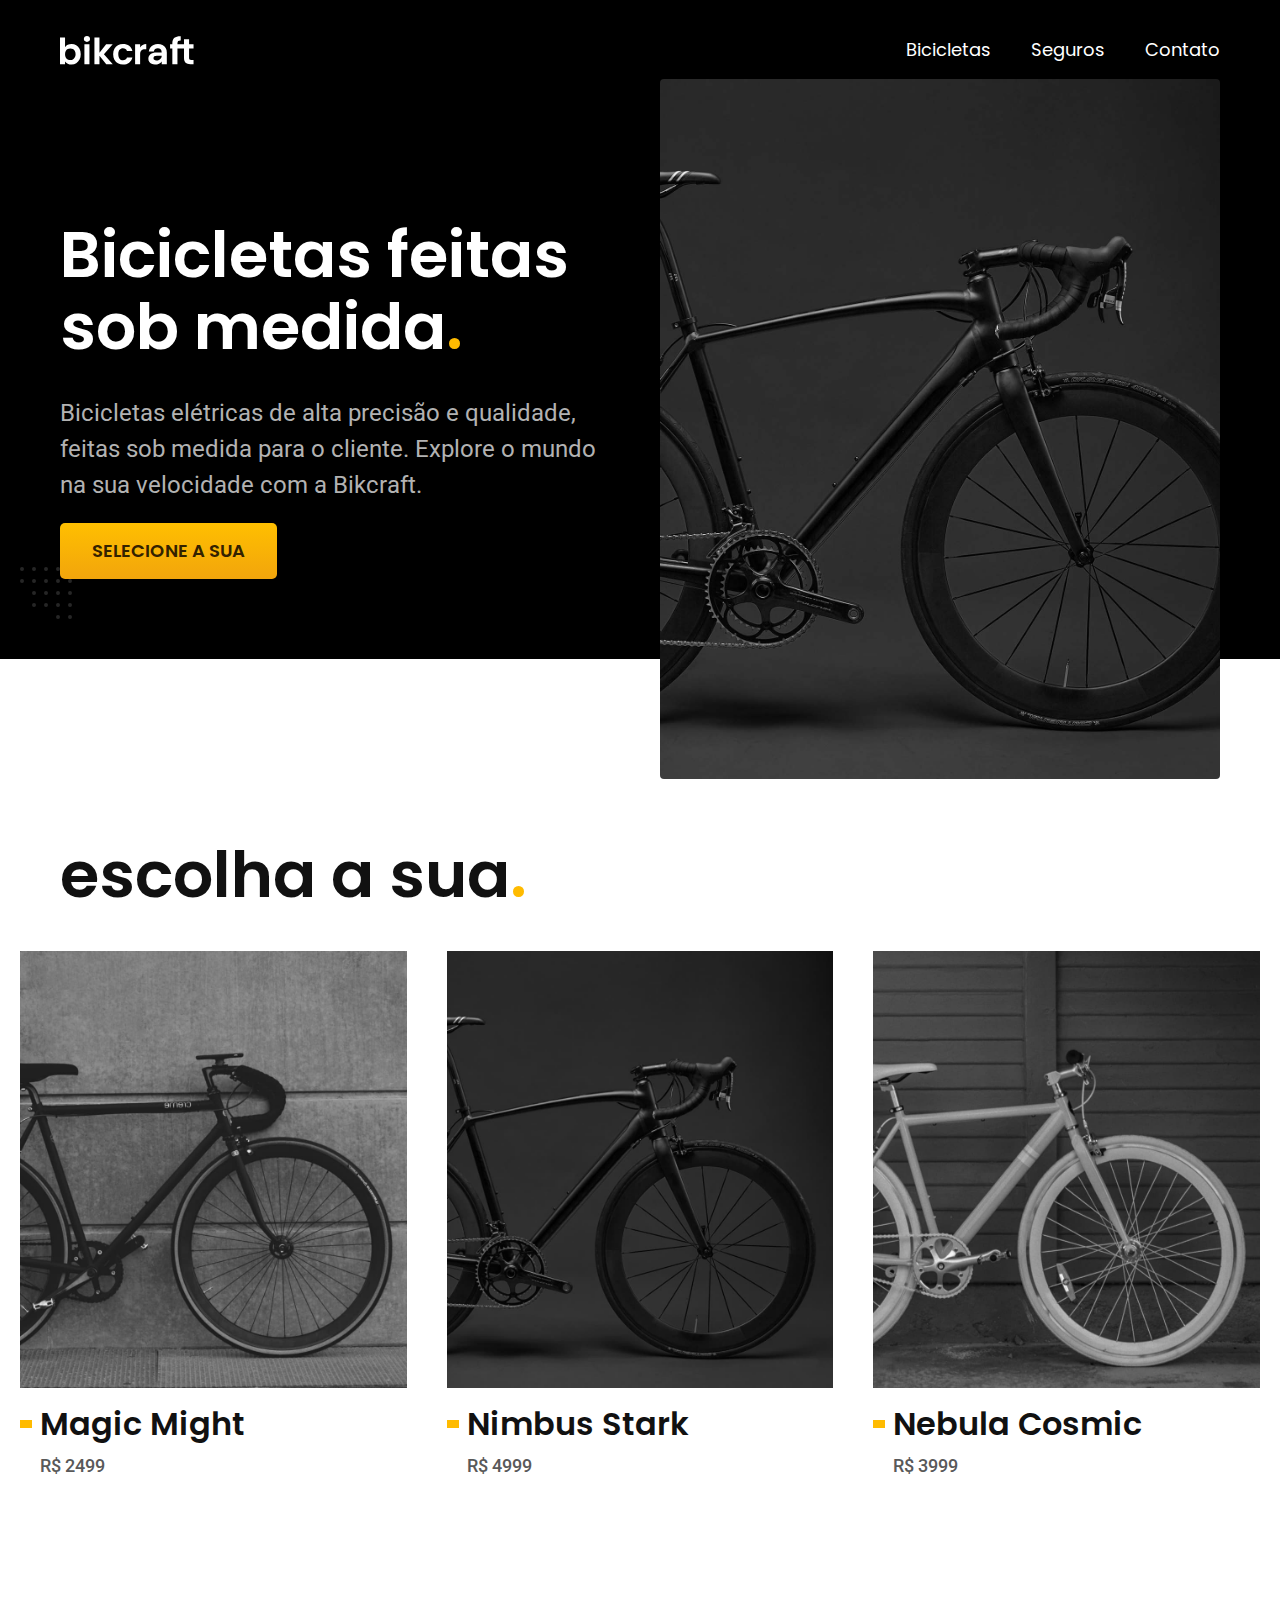
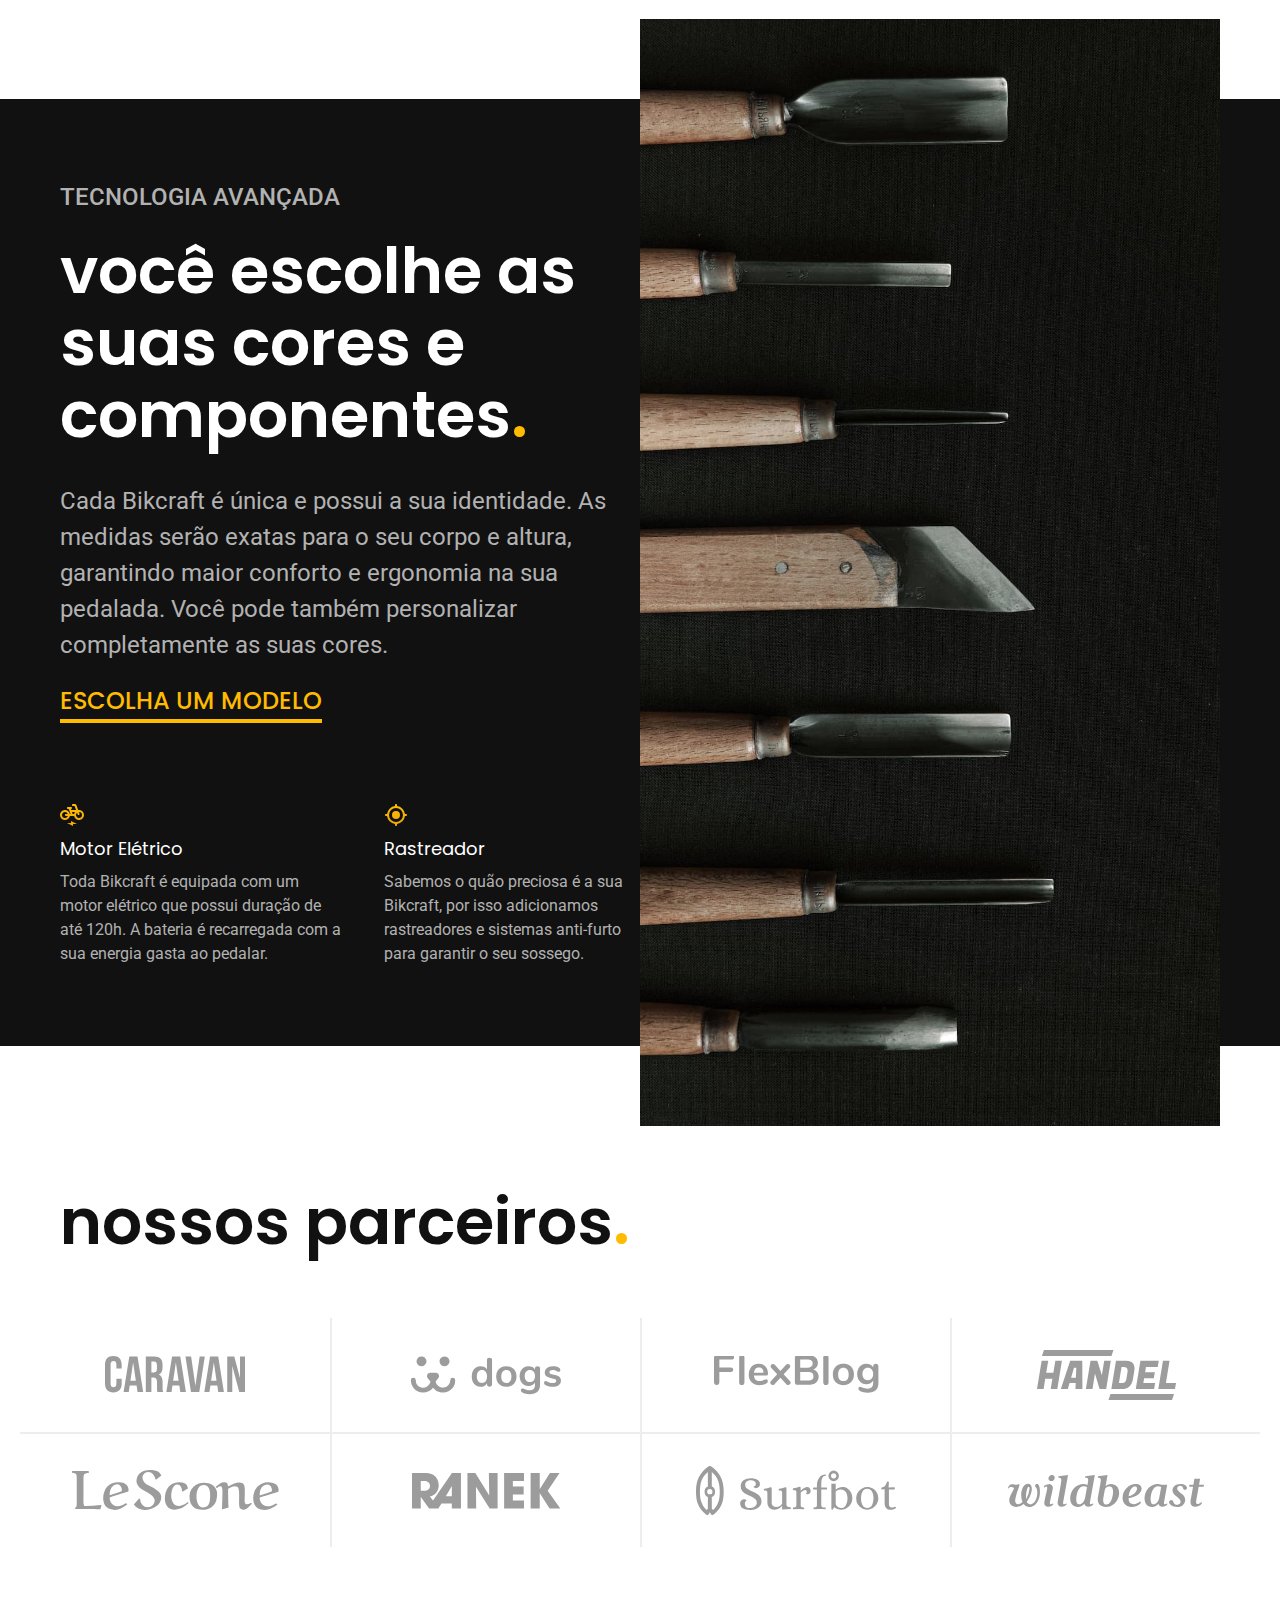
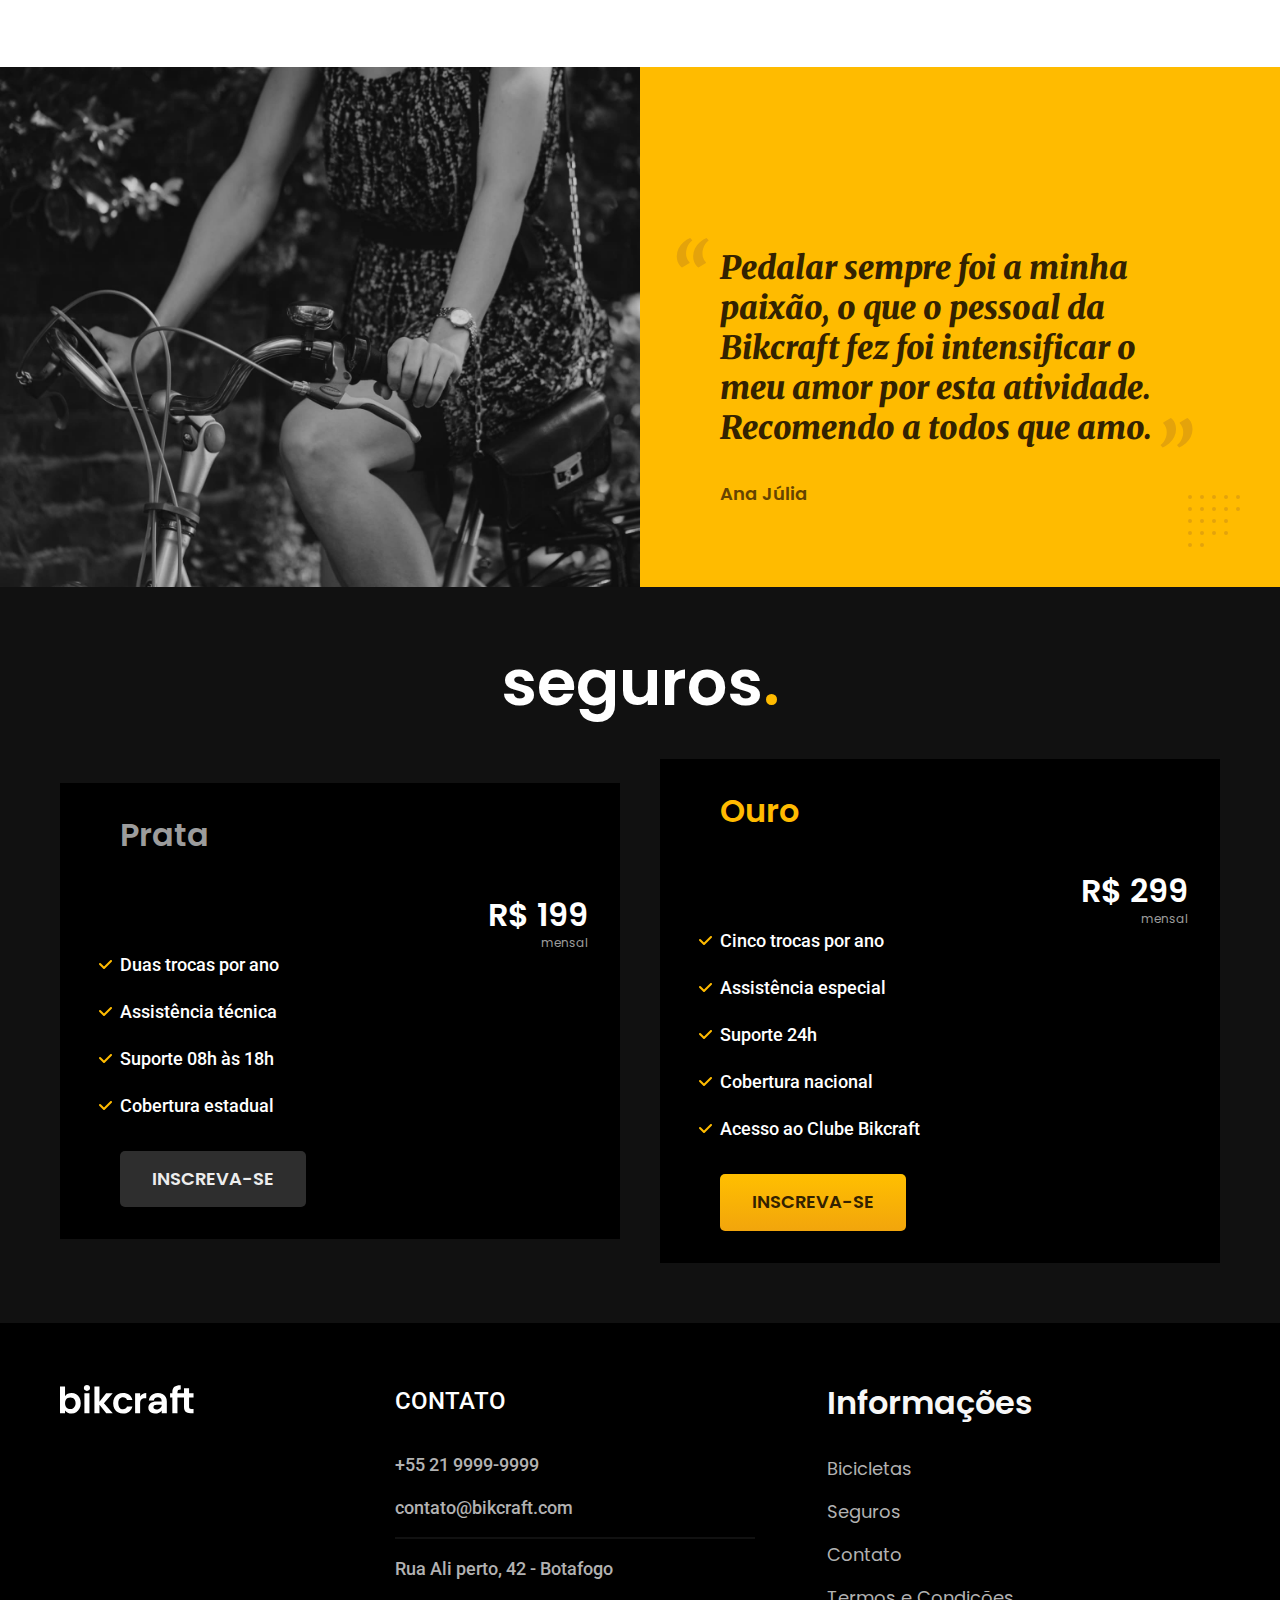
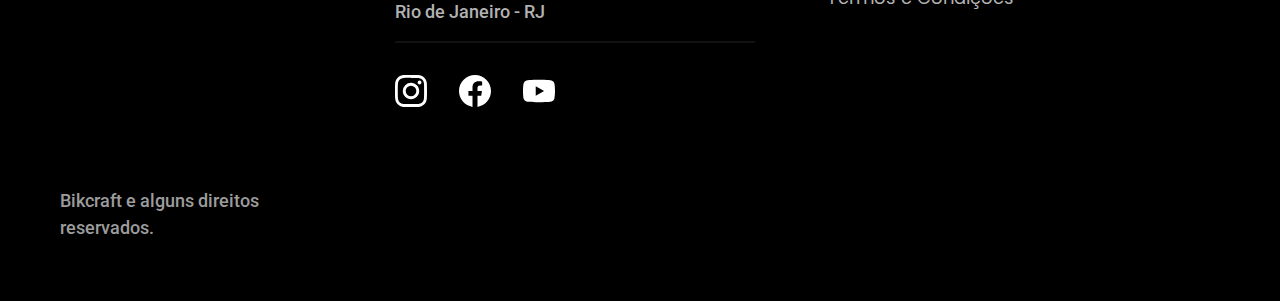
<file: index.html>
<!DOCTYPE html>
<html lang="pt-br">

<head>
  <meta charset="UTF-8">
  <meta http-equiv="X-UA-Compatible" content="IE=edge">
  <meta name="viewport" content="width=device-width, initial-scale=1.0">

  <title> Bikcraft - Bicicletas Elétricas</title>
  <meta name="description" content="Bicicletas elétricas de alta precisão e qualidade feitas sob medida para o cliente. Explore o mundo na sua velocidade com a Bikcraft.">

  <link rel="icon" href="./favicon.svg" type="image/svg+xml">
  <link rel="preload" href="./css/style.min.css" as="style">
  <link rel="stylesheet" href="./css/style.min.css">
  <script>document.documentElement.classList.add('js')</script>

  <link rel="preconnect" href="https://fonts.googleapis.com">
  <link rel="preconnect" href="https://fonts.gstatic.com" crossorigin>
  <link href="https://fonts.googleapis.com/css2?family=Fira+Sans:wght@400;700&family=Merriweather:ital,wght@1,900&family=Poppins:wght@400;600&family=Roboto:wght@400;500&display=swap" rel="stylesheet">

</head>

<body>
  <header class="header-bg">
    <div class="header container">
      <a href="./"><img src="./img/bikcraft.svg" width="136" height="32" alt="Bikcraft"></a>
      <nav aria-label="primaria">
        <ul class="header-menu  font-1-m cor-0">
          <li><a href="./bicicletas.html">Bicicletas</a></li>
          <li><a href="./seguros.html">Seguros</a></li>
          <li><a href="./contato.html">Contato</a></li>
        </ul>
      </nav>
    </div>
  </header>

  <main class="introducao-bg">
    <div class="introducao container">
      <div class="introducao-conteudo">
        <h1 class="font-1-xxl fadeInDown" data-anime="200">Bicicletas feitas
          sob medida<span>.<span></h1>
        <p class="font-2-l fadeInDown" data-anime="400">Bicicletas elétricas de alta precisão e qualidade, feitas sob medida para o cliente. Explore o mundo na sua velocidade com a Bikcraft.</p>
        <a class="botao fadeInDown" data-anime="600" href="./bicicletas.html">Selecione a sua</a>
      </div>

      <picture data-anime="800" class="fadeInDown">
        <source media="(max-width: 800px)" srcset='./img/bicicletas/nimbus.jpg'>
        <img src="./img/fotos/introducao.jpg" alt="Bicicleta eletrica preta">
      </picture>

    </div>
  </main>
  <article class="bicicletas-lista">
    <h2 class="font-1-xxl container">escolha a sua<span class="cor-p1">.<span></h2>

    <ul>
      <li>
        <a href="./bicicletas/magic.html">
          <img src="./img/bicicletas/magic-home.jpg" alt="Bicicleta preta" srcset="">
          <h3 class="font-1-xl">Magic Might</h3>
          <span class="font-2-m cor-8">R$ 2499</span>
        </a>
      </li>

      <li>
        <a href="./bicicletas/nimbus.html">
          <img src="./img/bicicletas/nimbus-home.jpg" alt="Bicicleta preta" srcset="">
          <h3 class="font-1-xl">Nimbus Stark</h3>
          <span class="font-2-m cor-8">R$ 4999</span>
        </a>
      </li>

      <li>
        <a href="./bicicletas/nebula.html">
          <img src="./img/bicicletas/nebula-home.jpg" alt="Bicicleta preta" srcset="">
          <h3 class="font-1-xl">Nebula Cosmic</h3>
          <span class="font-2-m cor-8">R$ 3999</span>
        </a>
      </li>
    </ul>
  </article>

  <article class="tecnologia-bg">
    <div class="tecnologia container">
      <div class="tecnologia-conteudo">
        <span class="font-2-l-b cor-5">Tecnologia Avançada</span>
        <h2 class="font-1-xxl cor-0">você escolhe as suas cores e componentes<span class="cor-p1">.</span></h2>
        <p class="font-2-l cor-5">Cada Bikcraft é única e possui a sua identidade. As medidas serão exatas para o seu corpo e altura, garantindo maior conforto e ergonomia na sua pedalada. Você pode também personalizar completamente as suas cores.</p>
        <a class="link" href="./bicicletas.html">Escolha um modelo</a>
        <div class="tecnologia-vantagens">
          <div>
            <img src="./img/icones/eletrica.svg" width="24" height="24" alt="">
            <h3 class="font-1-m cor-0">Motor Elétrico</h3>
            <p class="font-2-s cor-5">Toda Bikcraft é equipada com um motor elétrico que possui duração de até 120h. A bateria é recarregada com a sua energia gasta ao pedalar.</p>
          </div>
          <div>
            <img src="./img/icones/rastreador.svg" width="24" height="24" alt="">
            <h3 class="font-1-m cor-0">Rastreador</h3>
            <p class="font-2-s cor-5">Sabemos o quão preciosa é a sua Bikcraft, por isso adicionamos rastreadores e sistemas anti-furto para garantir o seu sossego.</p>
          </div>
        </div>
      </div>
      <div class="tecnologia-imagem">
        <img src="./img/fotos/tecnologia.jpg" width="1200" height="1920" alt="">
      </div>
    </div>
  </article>

  <section class="parceiros" aria-label="Nossos Parceiros">
    <h2 class="font-1-xxl container">nossos parceiros<span class="cor-p1">.<span></h2>

    <ul>
      <li><img src="img/parceiros/caravan.svg" width="140" height="38" alt="caravan"></li>
      <li><img src="img/parceiros/dogs.svg" width="152" height="39" alt="dogs"></li>
      <li><img src="img/parceiros/flexblog.svg" width="165" height="38" alt="flexblog"></li>
      <li><img src="img/parceiros/handel.svg" width="139" height="50" alt="handel"></li>
      <li><img src="img/parceiros/lescone.svg" width="208" height="41" alt="lescone"></li>
      <li><img src="img/parceiros/ranek.svg" width="149" height="36" alt="ranek"></li>
      <li><img src="img/parceiros/surfbot.svg" width="200" height="49" alt="surfbot"></li>
      <li><img src="img/parceiros/wildbeast.svg" width="196" height="34" alt="wildbeast"></li>
    </ul>
  </section>
  <section class="depoimento">
    <div>
      <img src="./img/fotos/depoimento.jpg " width="1560" height="1360" alt="Pessoa pedalando uma bicicleta Bikcraft">
    </div>
    <div class="depoimento-conteudo">
      <blockquote class="font-1-xl cor-p5">
        <p>Pedalar sempre foi a minha paixão, o que o pessoal da Bikcraft fez foi intensificar o meu amor por esta atividade. Recomendo a todos que amo.</p>
      </blockquote>
      <span class="font-1-m-b cor-p4">Ana Júlia</span>
    </div>
  </section>
  <article class="seguros-bg">
    <div class="seguros container">
      <h2 class="font-1-xxl cor-0 container">seguros<span class="cor-p1">.<span></h2>
      <div class="seguros-item">
        <h3 class=" font-1-xl cor-6">Prata</h3>
        <span class="font-1-xl cor-0">R$ 199 <span class="font-1-xs cor-6">mensal</span></span>
        <ul class="font-2-m cor-0">
          <li>Duas trocas por ano</li>
          <li>Assistência técnica</li>
          <li>Suporte 08h às 18h</li>
          <li> Cobertura estadual</li>
        </ul>
        <a class="botao secundario" href="./orcamento.html">Inscreva-se</a>
      </div>

      <div class="seguros-item">
        <h3 class=" font-1-xl cor-p1">Ouro</h3>
        <span class="font-1-xl cor-0">R$ 299 <span class="font-1-xs cor-6">mensal</span></span>
        <ul class="font-2-m cor-0">
          <li> Cinco trocas por ano</li>
          <li>Assistência especial</li>
          <li> Suporte 24h</li>
          <li> Cobertura nacional</li>
          <li> Acesso ao Clube Bikcraft</li>
        </ul>
        <a class="botao" href="./orcamento.html">Inscreva-se</a>
      </div>
    </div>
  </article>

  <footer class="footer-bg">
    <div class="footer container">
      <img src="./img/bikcraft.svg" alt="Bikcraft">
      <div class="footer-contato">
        <h3 class="font-2-l-b cor-0">Contato</h3>
        <ul class=" font-2-m cor-5">
          <li><a href="tel:+552199999999">+55 21 9999-9999</a></li>
          <li><a href="mailto:contato@bikcraft.com">contato@bikcraft.com</a></li>
          <li>Rua Ali perto, 42 - Botafogo</li>
          <li>Rio de Janeiro - RJ</li>
        </ul>

        <div class="footer-redes">
          <img src="./img/redes/instagram.svg" width="32" height="32" alt="Instagram">
          <img src="./img/redes/facebook.svg" width="32" height="32" alt="Facebook">
          <img src="./img/redes/youtube.svg" width="32" height="32" alt="Youtube">
        </div>
      </div>
      <div class="footer-informacoes">
        <h3 class=" font-1-xl cor-1">Informações</h3>
        <nav>
          <ul class="font-1-m cor-5">
            <li><a href="./bicicletas.html">Bicicletas</a></li>
            <li><a href="./seguros.html">Seguros</a></li>
            <li><a href="./contato.html">Contato</a></li>
            <li><a href="./termos.html">Termos e Condições</a></li>
          </ul>
        </nav>

      </div>
      <p class="footer-copy font-2-m cor-6">Bikcraft e alguns direitos reservados.</p>
    </div>
  </footer>

  <script src="./js/plugins/simple-anime.js"></script>
  <script src="./js/script.js"></script>
</body>

</html>
</file>
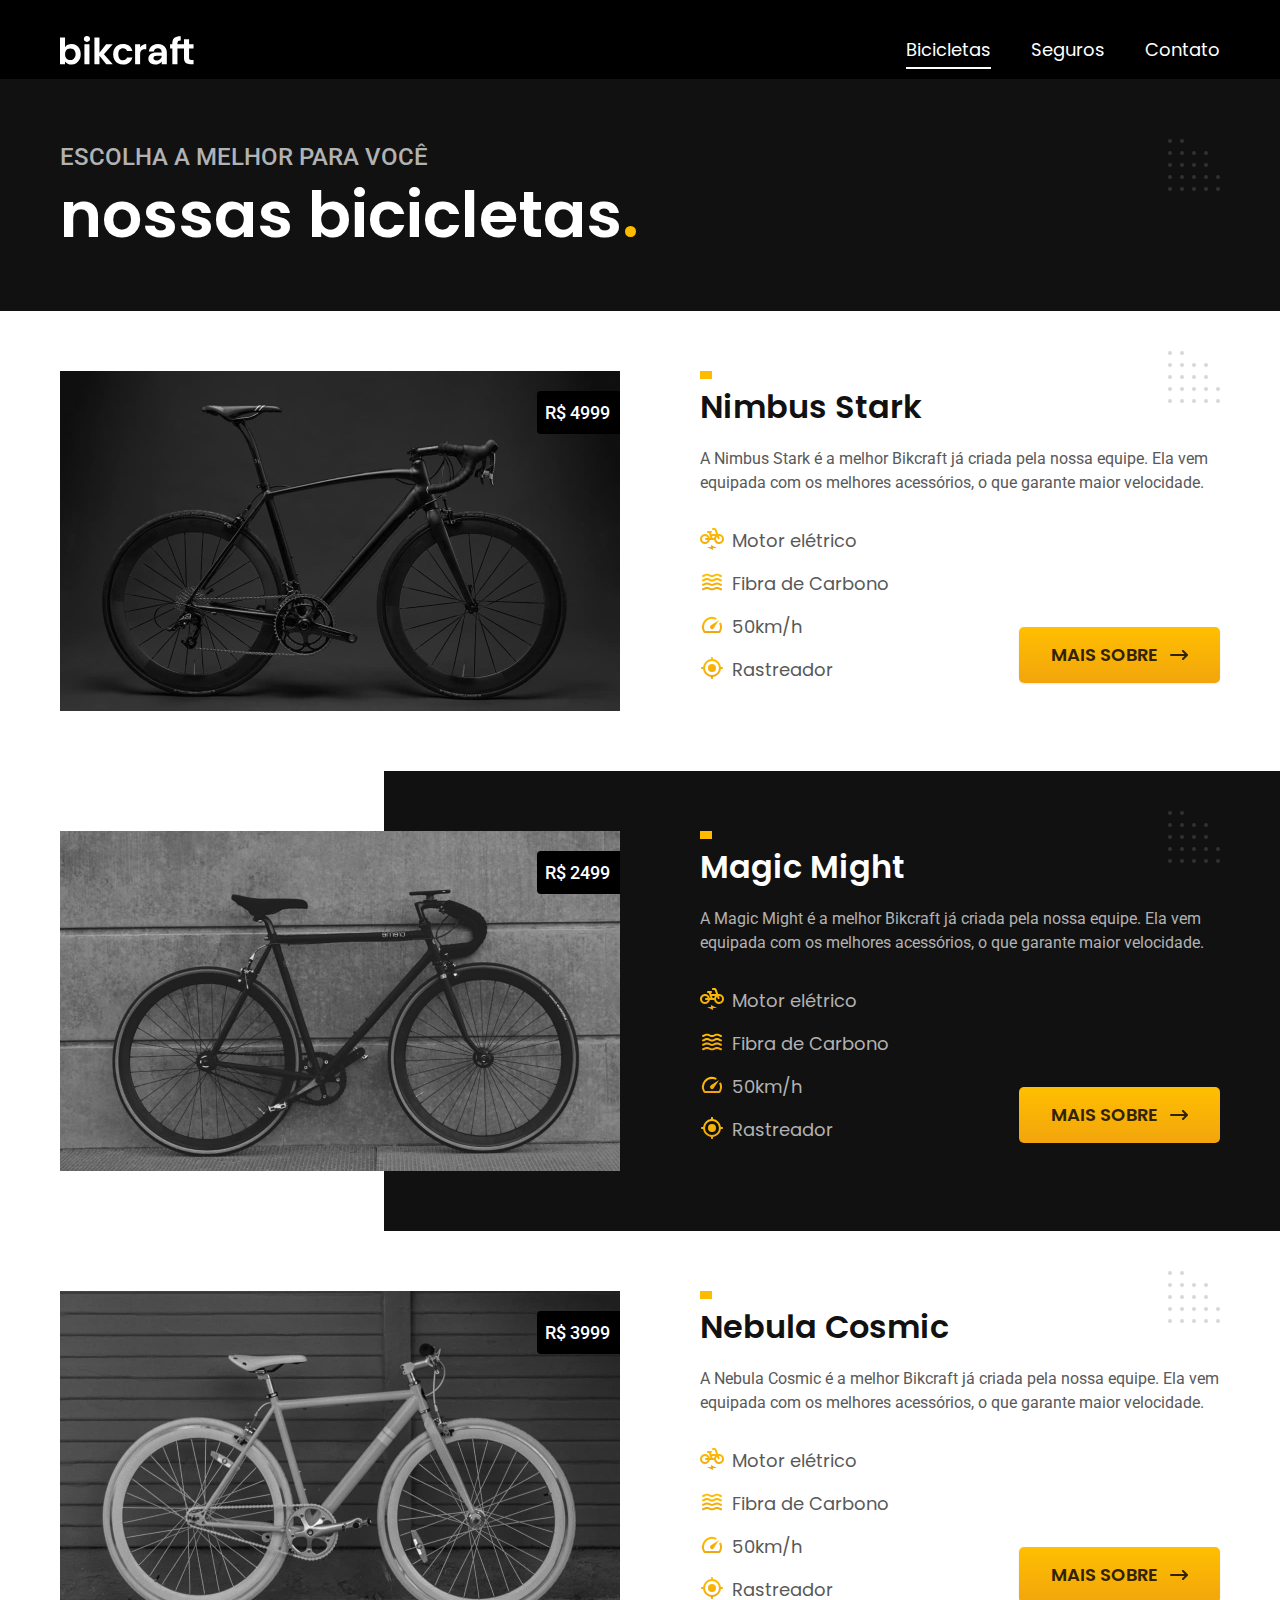
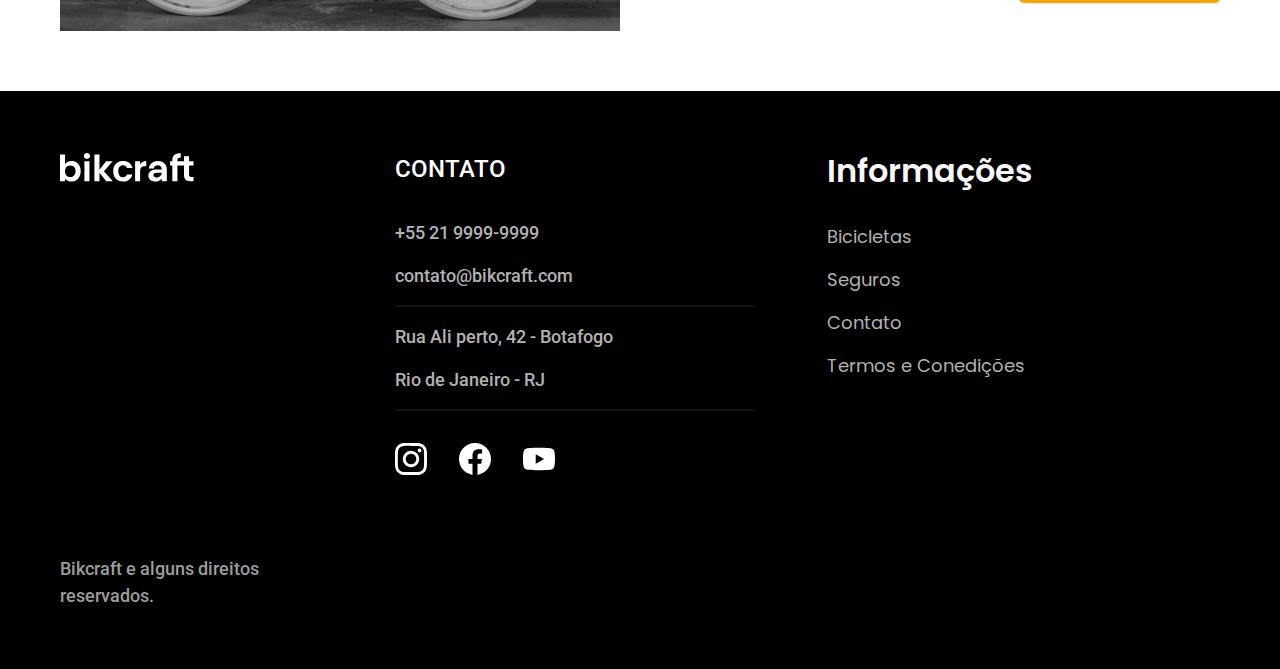
<file: bicicletas.html>
<!DOCTYPE html>
<html lang="pt-br">

<head>
  <meta charset="UTF-8">
  <meta http-equiv="X-UA-Compatible" content="IE=edge">
  <meta name="viewport" content="width=device-width, initial-scale=1.0">
  <link rel="shortcut icon" href="./img/bikcraft.ico" width="32" height="32" type="image/x-icon">
  <title> Bicicletas | Bikcraft</title>
  <meta name="description" content="Termos e condições">
  <link rel="preload" href="./css/style.min.css" as="style">
  <link rel="stylesheet" href="./css/style.min.css">

  <link rel="preconnect" href="https://fonts.googleapis.com">
  <link rel="preconnect" href="https://fonts.gstatic.com" crossorigin>
  <link href="https://fonts.googleapis.com/css2?family=Fira+Sans:wght@400;700&family=Merriweather:ital,wght@1,900&family=Poppins:wght@400;600&family=Roboto:wght@400;500&display=swap" rel="stylesheet">
  <script>document.documentElement.classList.add('js')</script>
</head>

<body>
  <header class="header-bg">
    <div class="header container">
      <a href="./"><img src="./img/bikcraft.svg" alt="Bikcraft"></a>
      <nav aria-label="primaria">
        <ul class="header-menu  font-1-m cor-0">
          <li><a href="./bicicletas.html">Bicicletas</a></li>
          <li><a href="./seguros.html">Seguros</a></li>
          <li><a href="./contato.html">Contato</a></li>
        </ul>
      </nav>
    </div>
  </header>

  <main>
    <div class="titulo-bg">
      <div class="titulo container">
        <p class="font-2-l-b cor-5">Escolha a melhor para você</p>
        <h1 class="font-1-xxl cor-0">nossas bicicletas<span class="cor-p1">.</span></h1>
      </div>
    </div>

    <div class="bicicletas container">

      <div class="bicicletas-imagem">
        <img src="img/bicicletas/nimbus.jpg" alt="Bicicleta Nimbus">
        <span class="font-2-m cor-0">R$ 4999 </span>
      </div>

      <div class="bicicletas-conteudo">
        <h2 class="font-1-xl">Nimbus Stark</h2>
        <p class="font-2-s cor-8">A Nimbus Stark é a melhor Bikcraft já criada pela nossa equipe. Ela vem equipada com os melhores acessórios, o que garante maior velocidade.</p>
        <ul class="font-1-m cor-8">
          <li> <img src="./img/icones/eletrica.svg" alt="">Motor elétrico</li>
          <li> <img src="./img/icones/carbono.svg" alt="">Fibra de Carbono</li>
          <li> <img src="./img/icones/velocidade.svg" alt="">50km/h</li>
          <li> <img src="./img/icones/rastreador.svg" alt="">Rastreador</li>
        </ul>
        <a class="botao seta" href="
        ./bicicletas/nimbus.html">MAIS SOBRE</a>
      </div>
    </div>

    <div class="bicicletas-bg">

      <div class="bicicletas container">

        <div class="bicicletas-imagem">
          <img src="img/bicicletas/magic.jpg" alt="Bicicleta Nimbus">
          <span class="font-2-m cor-0">R$ 2499 </span>
        </div>

        <div class="bicicletas-conteudo">
          <h2 class="font-1-xl cor-0">Magic Might</h2>
          <p class="font-2-s cor-5">A Magic Might é a melhor Bikcraft já criada pela nossa equipe. Ela vem equipada com os melhores acessórios, o que garante maior velocidade.</p>
          <ul class="font-1-m cor-5">
            <li> <img src="./img/icones/eletrica.svg" alt="">Motor elétrico</li>
            <li> <img src="./img/icones/carbono.svg" alt="">Fibra de Carbono</li>
            <li> <img src="./img/icones/velocidade.svg" alt="">50km/h</li>
            <li> <img src="./img/icones/rastreador.svg" alt="">Rastreador</li>
          </ul>
          <a class="botao seta" href="./bicicletas/magic.html">MAIS SOBRE</a>
        </div>

      </div>
    </div>

    <div class="bicicletas container">

      <div class="bicicletas-imagem">
        <img src="img/bicicletas/nebula.jpg" alt="Bicicleta Nimbus">
        <span class="font-2-m cor-0">R$ 3999 </span>
      </div>

      <div class="bicicletas-conteudo">
        <h2 class="font-1-xl">Nebula Cosmic</h2>
        <p class="font-2-s cor-8">A Nebula Cosmic é a melhor Bikcraft já criada pela nossa equipe. Ela vem equipada com os melhores acessórios, o que garante maior velocidade.</p>
        <ul class="font-1-m cor-8">
          <li> <img src="./img/icones/eletrica.svg" alt="">Motor elétrico</li>
          <li> <img src="./img/icones/carbono.svg" alt="">Fibra de Carbono</li>
          <li> <img src="./img/icones/velocidade.svg" alt="">50km/h</li>
          <li> <img src="./img/icones/rastreador.svg" alt="">Rastreador</li>
        </ul>
        <a class="botao seta" href="./bicicletas/nebula.html">MAIS SOBRE</a>
      </div>

    </div>


  </main>

  <footer class="footer-bg">
    <div class="footer container">
      <img src="./img/bikcraft.svg" alt="Bikcraft">
      <div class="footer-contato">
        <h3 class="font-2-l-b cor-0">Contato</h3>
        <ul class=" font-2-m cor-5">
          <li><a href="tel:+552199999999">+55 21 9999-9999</a></li>
          <li><a href="mailto:contato@bikcraft.com">contato@bikcraft.com</a></li>
          <li>Rua Ali perto, 42 - Botafogo</li>
          <li>Rio de Janeiro - RJ</li>
        </ul>

        <div class="footer-redes">
          <img src="./img/redes/instagram.svg" width="32" height="32" alt="Instagram">
          <img src="./img/redes/facebook.svg" width="32" height="32" alt="Facebook">
          <img src="./img/redes/youtube.svg" width="32" height="32" alt="Youtube">
        </div>
      </div>
      <div class="footer-informacoes">
        <h3 class=" font-1-xl cor-1">Informações</h3>
        <nav>
          <ul class="font-1-m cor-5">
            <li><a href="./bicicletas.html">Bicicletas</a></li>
            <li><a href="./seguros.html">Seguros</a></li>
            <li><a href="./contato.html">Contato</a></li>
            <li><a href="./termos.html">Termos e Conedições</a></li>
          </ul>
        </nav>

      </div>
      <p class="footer-copy font-2-m cor-6">Bikcraft e alguns direitos reservados.</p>
    </div>
  </footer>
  <script src="./js/script.js"></script>
</body>

</html>
</file>
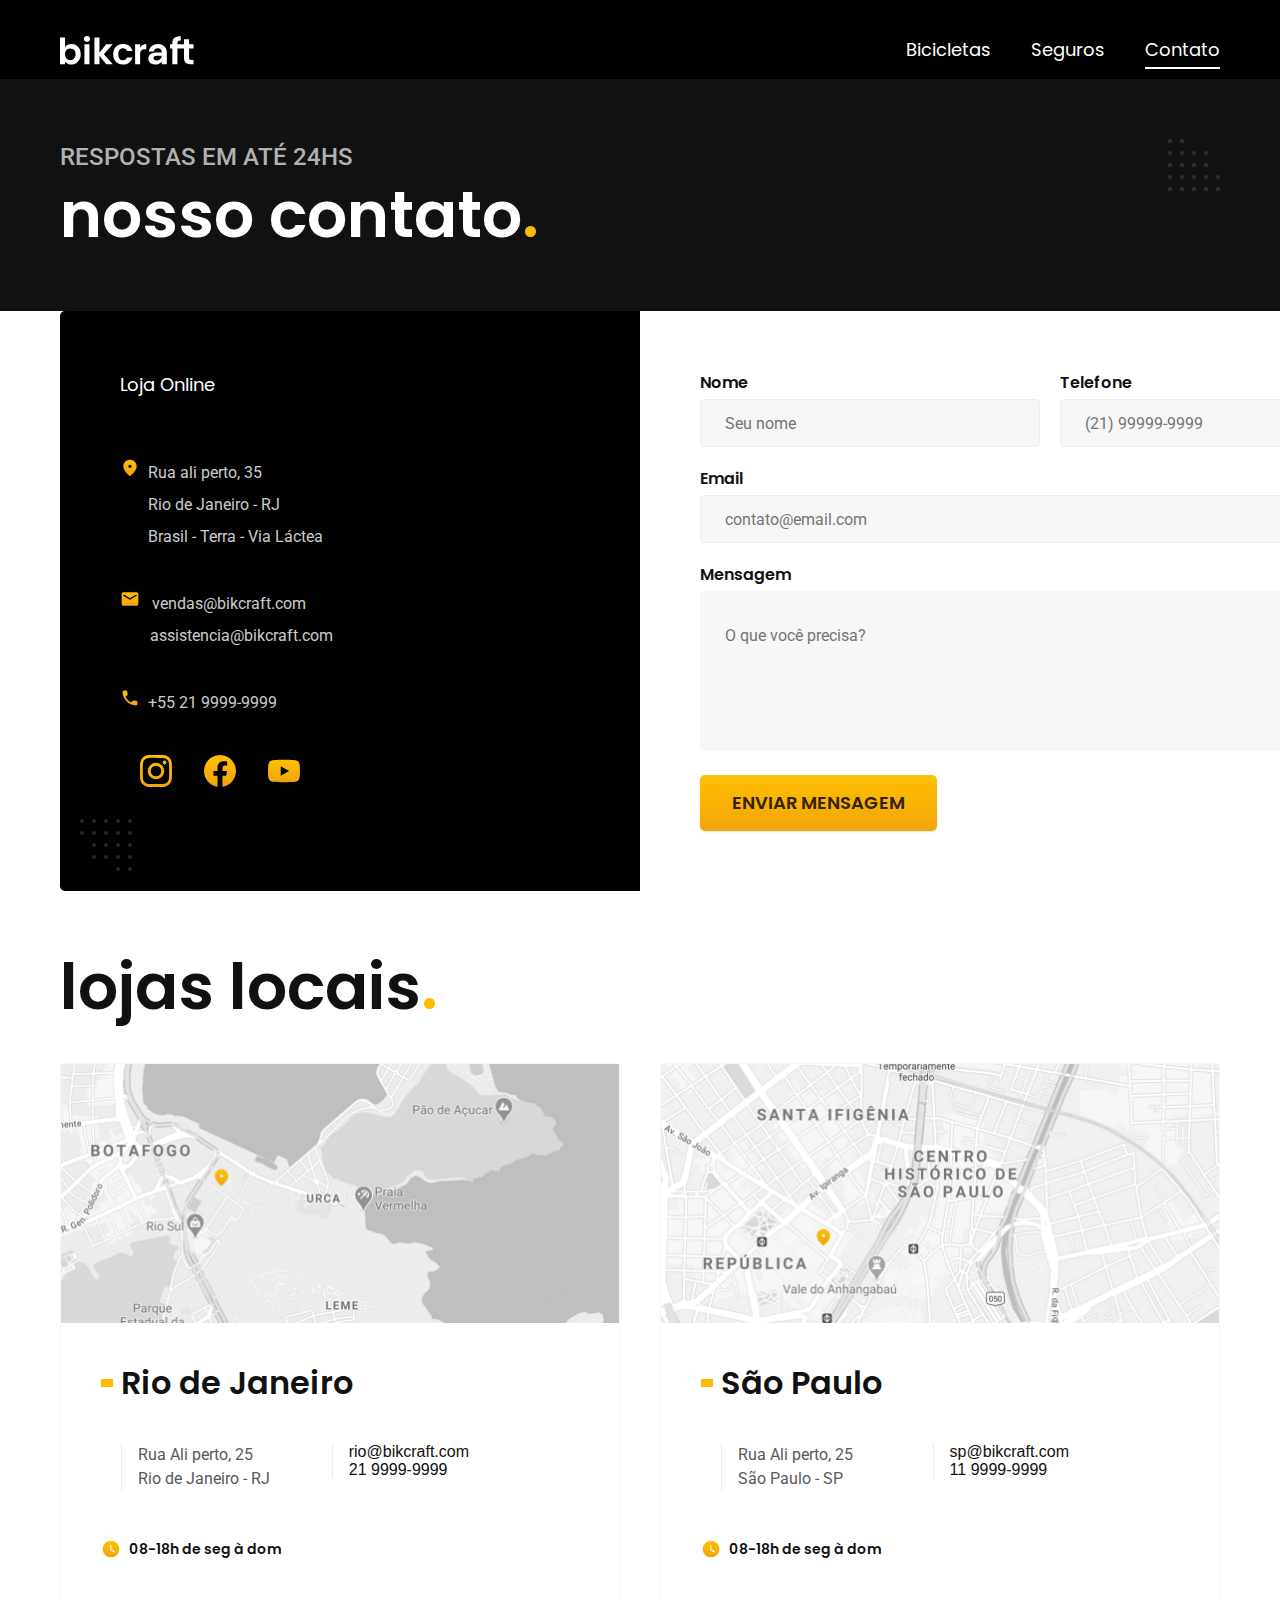
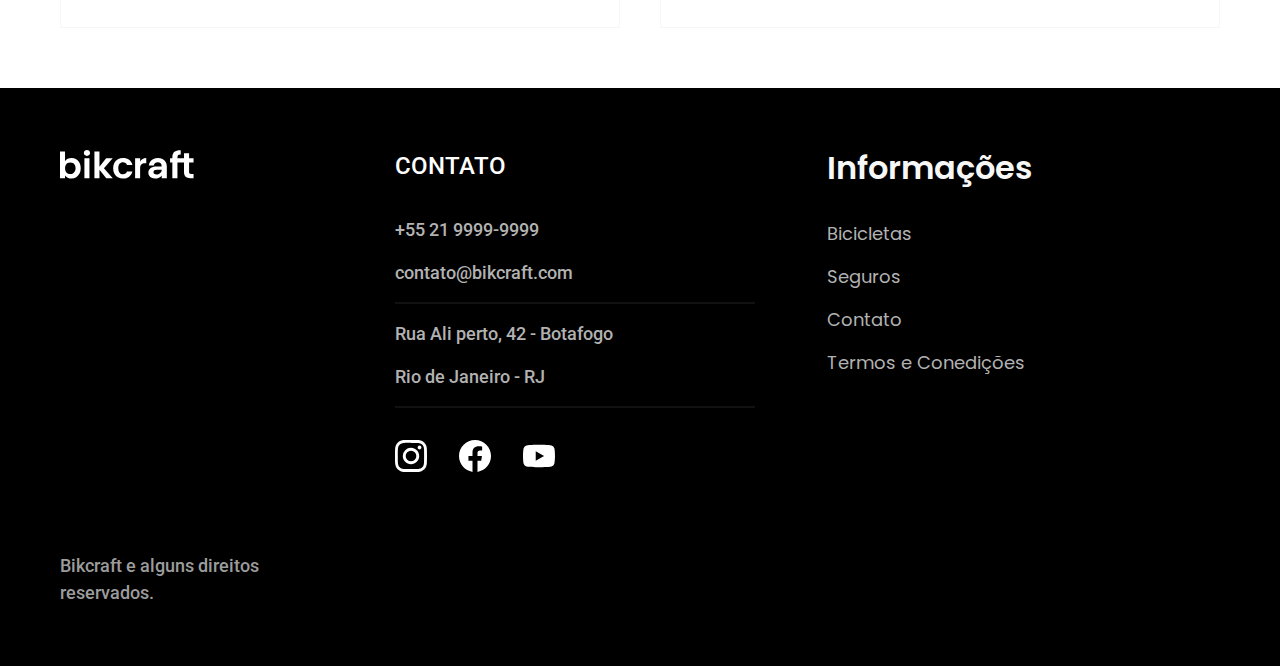
<file: contato.html>
<!DOCTYPE html>
<html lang="pt-br">

<head>
  <meta charset="UTF-8">
  <meta http-equiv="X-UA-Compatible" content="IE=edge">
  <meta name="viewport" content="width=device-width, initial-scale=1.0">
  <link rel="shortcut icon" href="./img/bikcraft.ico" width="32" height="32" type="image/x-icon">
  <title> Contato | Bikcraft</title>
  <meta name="description" content="Termos e condições">
  <link rel="preload" href="./css/style.min.css" as="style">
  <link rel="stylesheet" href="./css/style.min.css">

  <link rel="preconnect" href="https://fonts.googleapis.com">
  <link rel="preconnect" href="https://fonts.gstatic.com" crossorigin>
  <link href="https://fonts.googleapis.com/css2?family=Fira+Sans:wght@400;700&family=Merriweather:ital,wght@1,900&family=Poppins:wght@400;600&family=Roboto:wght@400;500&display=swap" rel="stylesheet">
  <script>document.documentElement.classList.add('js')</script>
</head>

<body>
  <header class="header-bg">
    <div class="header container">
      <a href="./"><img src="./img/bikcraft.svg" alt="Bikcraft"></a>
      <nav aria-label="primaria">
        <ul class="header-menu  font-1-m cor-0">
          <li><a href="./bicicletas.html">Bicicletas</a></li>
          <li><a href="./seguros.html">Seguros</a></li>
          <li><a href="./contato.html">Contato</a></li>
        </ul>
      </nav>
    </div>
  </header>

  <main>
    <div class="titulo-bg">
      <div class="titulo container">
        <p class="font-2-l-b cor-5">Respostas em até 24hs</p>
        <h1 class="font-1-xxl cor-0">nosso contato<span class="cor-p1">.</span></h1>
      </div>
    </div>

    <div class="contato container">
      <section class="contato-dados" aria-label="Endereço">
        <h2 class=" font-1-m cor-0"> Loja Online</h2>
        <div class="contato-endereco font-2-s cor-4">
          <p>Rua ali perto, 35</p>
          <p>Rio de Janeiro - RJ</p>
          <p>Brasil - Terra - Via Láctea</p>
        </div>

        <address class="contato-emails font-2-s cor-4">

          <a href="mailto:vendas@bikcraft.com"> vendas@bikcraft.com</a>
          <a href="mailto:assistencia@bikcraft.com"> assistencia@bikcraft.com</a>
          <a href="tel:+552199999999">+55 21 9999-9999</a>

        </address>


        <div class="contato-redes">
          <a href="./"><img src="./img/redes/instagram-p.svg" alt="Instagram"> </a>

          <a href="./"> <img src="./img/redes/facebook-p.svg" alt="Facebook"> </a>

          <a href="./"> <img src="./img/redes/youtube-p.svg" alt="Youtube"> </a>
        </div>
      </section>

      <section class="contato-formulario" aria-label="Formulário">

        <form class="form" action="./contato.html">
          <div>
            <label class="font-1-m-b cor-11" for="nome">Nome</label>
            <input class="" type="text" id="nome" name="nome" placeholder="Seu nome">
          </div>
          <div>
            <label class="font-1-m-b cor-11" for="telefone">Telefone</label>
            <input type="text" id="tel" placeholder="(21) 99999-9999">
          </div>
          <div>
            <label class="font-1-m-b cor-11" for="email">Email</label>
            <input type="email" id="email" name="email" placeholder="contato@email.com">
          </div>
          <div>
            <label class="font-1-m-b cor-11" for="mensagem">Mensagem</label>
            <textarea name="mensagem" rows="5" placeholder="O que você precisa?"></textarea>
          </div>

          <button class="botao">Enviar mensagem</button>
        </form>
      </section>
    </div>
  </main>
  <article class="lojas container">

    <h2 class="font-1-xxl">lojas locais<span class="cor-p1">.<span></h2>

    <div class="lojas-item">
      <img src="./img/lojas/rj.jpg" alt="mapa marcando o endereço em Rua Ali Perto, 25 - Rio de Janeiro - RJ">
      <h3 class="font-1-xl">Rio de Janeiro</h3>
      <div class="lojas-dados">
        <p>Rua Ali perto, 25</p>
        <p>Rio de Janeiro - RJ</p>
      </div>
      <div class="lojas-dados">
        <a href="mailto:rio@bikcraft.com"> rio@bikcraft.com</a>
        <a href="tel:+552199999999">21 9999-9999</a>
      </div>
      <span>08-18h de seg à dom</span>
    </div>

    <div class="lojas-item">
      <img src="./img/lojas/sp.jpg" alt="mapa marcando o endereço em Rua Ali Perto, 25 - Rio de Janeiro - RJ">
      <h3 class="font-1-xl">São Paulo</h3>
      <div class="lojas-dados">
        <p>Rua Ali perto, 25</p>
        <p>São Paulo - SP</p>
      </div>
      <div class="lojas-dados">
        <a href="mailto:rio@bikcraft.com"> sp@bikcraft.com</a>
        <a href="tel:+551199999999">11 9999-9999</a>
      </div>
      <span>08-18h de seg à dom</span>
    </div>
  </article>
  <script src="./js/script.js"></script>
</body>



<footer class="footer-bg">
  <div class="footer container">
    <img src="./img/bikcraft.svg" alt="Bikcraft">
    <div class="footer-contato">
      <h3 class="font-2-l-b cor-0">Contato</h3>
      <ul class=" font-2-m cor-5">
        <li><a href="tel:+552199999999">+55 21 9999-9999</a></li>
        <li><a href="mailto:contato@bikcraft.com">contato@bikcraft.com</a></li>
        <li>Rua Ali perto, 42 - Botafogo</li>
        <li>Rio de Janeiro - RJ</li>
      </ul>

      <div class="footer-redes">
        <img src="./img/redes/instagram.svg" width="32" height="32" alt="Instagram">
        <img src="./img/redes/facebook.svg" width="32" height="32" alt="Facebook">
        <img src="./img/redes/youtube.svg" width="32" height="32" alt="Youtube">
      </div>
    </div>
    <div class="footer-informacoes">
      <h3 class=" font-1-xl cor-1">Informações</h3>
      <nav>
        <ul class="font-1-m cor-5">
          <li><a href="./bicicletas.html">Bicicletas</a></li>
          <li><a href="./seguros.html">Seguros</a></li>
          <li><a href="./contato.html">Contato</a></li>
          <li><a href="./termos.html">Termos e Conedições</a></li>
        </ul>
      </nav>

    </div>
    <p class="footer-copy font-2-m cor-6">Bikcraft e alguns direitos reservados.</p>
  </div>
</footer>

<script src="./js/script.js"></script>
</body>

</html>
</file>
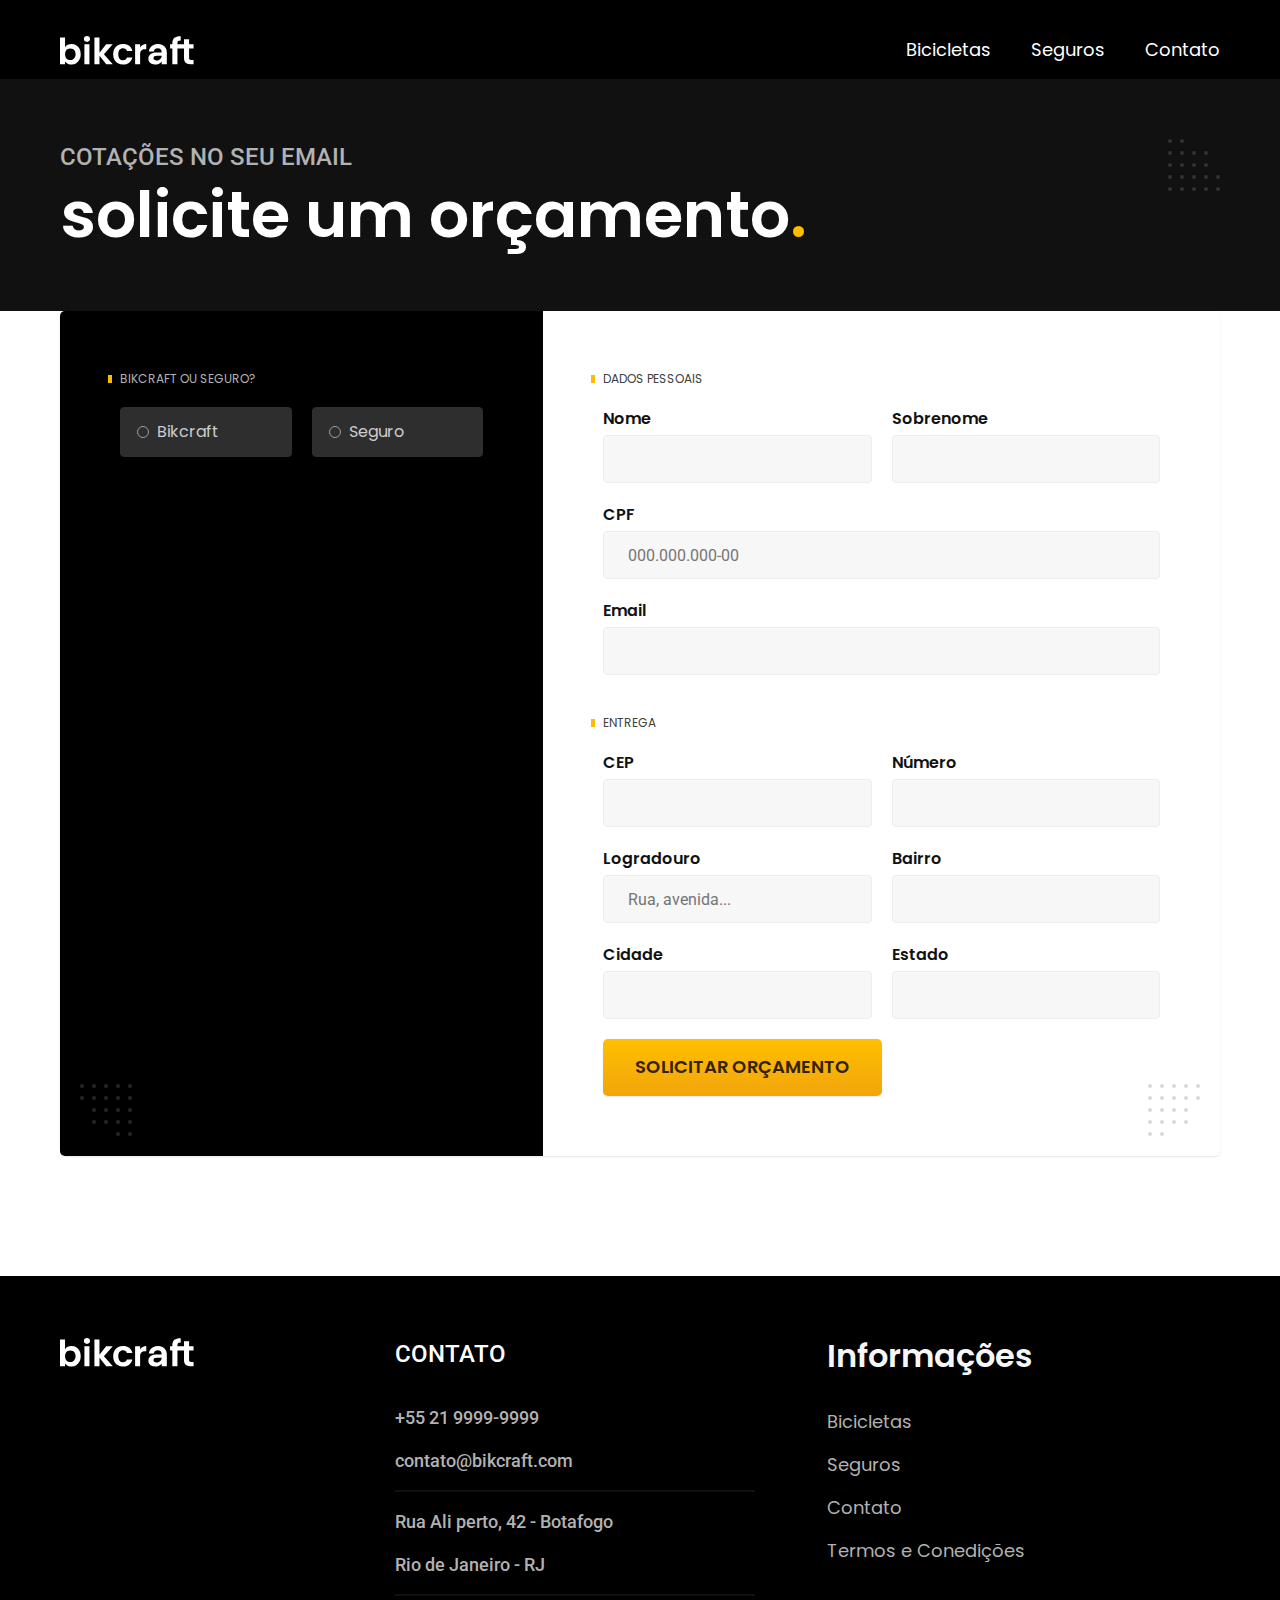
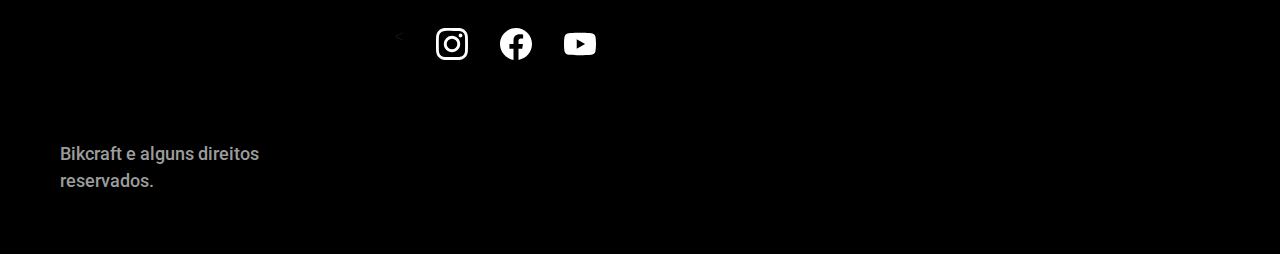
<file: orcamento.html>
<!DOCTYPE html>
<html lang="pt-br">

<head>
  <meta charset="UTF-8">
  <meta http-equiv="X-UA-Compatible" content="IE=edge">
  <meta name="viewport" content="width=device-width, initial-scale=1.0">
  <link rel="shortcut icon" href="./img/bikcraft.ico" width="32" height="32" type="image/x-icon">
  <title> Orcamento | Bikcraft</title>
  <meta name="description" content="Termos e condições">
  <link rel="preload" href="./css/style.min.css" as="style">
  <link rel="stylesheet" href="./css/style.min.css">

  <link rel="preconnect" href="https://fonts.googleapis.com">
  <link rel="preconnect" href="https://fonts.gstatic.com" crossorigin>
  <link href="https://fonts.googleapis.com/css2?family=Fira+Sans:wght@400;700&family=Merriweather:ital,wght@1,900&family=Poppins:wght@400;600&family=Roboto:wght@400;500&display=swap" rel="stylesheet">
  <script>document.documentElement.classList.add('js')</script>
</head>

<body id="orcamento">
  <header class="header-bg">
    <div class="header container">
      <a href="./"><img src="./img/bikcraft.svg" width="136" height="32" alt="Bikcraft"></a>
      <nav aria-label="primaria">
        <ul class="header-menu  font-1-m cor-0">
          <li><a href="./bicicletas.html">Bicicletas</a></li>
          <li><a href="./seguros.html">Seguros</a></li>
          <li><a href="./contato.html">Contato</a></li>
        </ul>
      </nav>
    </div>
  </header>

  <main>
    <div class="titulo-bg">
      <div class="titulo container">
        <p class="font-2-l-b cor-5">Cotações no seu email</p>
        <h1 class="font-1-xxl cor-0">solicite um orçamento<span class="cor-p1">.</span></h1>
      </div>
    </div>

    <form class="orcamento container" action="./">
      <div class="orcamento-produto">
        <h2 class="font-1-xs cor-5">Bikcraft ou Seguro?</h2>

        <input type="radio" name="tipo" value="bikcraft" id="bikcraft">
        <label for="bikcraft">Bikcraft</label>

        <input type="radio" name="tipo" value="seguro" id="seguro">
        <label for="seguro">Seguro</label>

        <div class="orcamento-conteudo" id="orcamento-bikcraft">
          <h2 class="font-1-xs cor-5">Escolha a sua</h2>

          <input type="radio" name="produto" value="nimbus" id="nimbus">
          <label for="nimbus">Nimbus Stark <span>R$ 4999</span></label>
          <div class="orcamento-detalhes">
            <ul class="font-1-xs cor-8">
              <li> <img src="./img/icones/eletrica.svg" width="32" height="32" alt="">Motor Elétrico</li>
              <li> <img src="./img/icones/carbono.svg" width="32" height="32" alt="">Fibra de Carbono</li>
              <li> <img src="./img/icones/velocidade.svg" width="32" height="32" alt="">50 km/h</li>
              <li> <img src="./img/icones/rastreador.svg" width="32" height="32" alt="">Rastreador</li>
            </ul>
            <img src="./img/bicicletas/nimbus.jpg" alt="Bicicleta preta">
          </div>

          <input type="radio" name="produto" value="magic" id="magic">
          <label for="magic">Magic Might <span>R$ 2499</span></label>

          <div class="orcamento-detalhes">
            <ul class="font-1-xs cor-8">
              <li> <img src="./img/icones/eletrica.svg" width="32" height="32" alt="">Motor Elétrico</li>
              <li> <img src="./img/icones/carbono.svg" width="32" height="32" alt="">Fibra de Carbono</li>
              <li> <img src="./img/icones/velocidade.svg" width="32" height="32" alt="">45 km/h</li>
              <li> <img src="./img/icones/rastreador.svg" width="32" height="32" alt="">Rastreador</li>
            </ul>
            <img src="./img/bicicletas/magic.jpg" alt="Bicicleta preta">
          </div>

          <input type="radio" name="produto" value="nebula" id="nebula">
          <label for="nebula">Nebula Cosmic <span>R$ 3999</span></label>

          <div class="orcamento-detalhes">
            <ul class="font-1-xs cor-8">
              <li> <img src="./img/icones/eletrica.svg" width="32" height="32" alt="">Motor Elétrico</li>
              <li> <img src="./img/icones/carbono.svg" width="32" height="32" alt="">Fibra de Carbono</li>
              <li> <img src="./img/icones/velocidade.svg" width="32" height="32" alt="">40 km/h</li>
              <li> <img src="./img/icones/rastreador.svg" width="32" height="32" alt="">Rastreador</li>
            </ul>
            <img src="./img/bicicletas/nebula.jpg" width="1120" height="680" alt="Bicicleta branca">
          </div>

        </div>

        <div class="orcamento-conteudo" id="orcamento-seguro">
          <h2 class="font-1-xs cor-5">Escolha o plano</h2>

          <input type="radio" name="produto" value="prata" id="prata">
          <label for="prata">Prata <span>R$ 199</span></label>

          <input type="radio" name="produto" value="ouro" id="ouro">
          <label for="ouro">Ouro <span>R$ 299</span></label>

        </div>
      </div>

      <div class="orcamento-dados form">
        <h2 class="font-1-xs cor-9 col-2">dados pessoais</h2>

        <div>
          <label class="font-1-m-b cor-11" for="nome">Nome</label>
          <input type="text" id="nome" name="nome">
        </div>

        <div>
          <label class="font-1-m-b cor-11" for="sobrenome">Sobrenome</label>
          <input class="" type="text" id="sobrenome" name="sobrenome">
        </div>
        <div>
          <label class="font-1-m-b cor-11" for="CPF">CPF</label>
          <input class="" type="text" id="cpf" name="cpf" placeholder="000.000.000-00">
        </div>
        <div>
          <label class="font-1-m-b cor-11" for="email">Email</label>
          <input class="" type="email" id="email" name="email">
        </div>
        <h2 class="font-1-xs cor-9">Entrega</h2>

        <div>
          <label class="font-1-m-b cor-11" for="cep">CEP</label>
          <input type="text" id="cep" name="cep">
        </div>

        <div>
          <label class="font-1-m-b cor-11" for="numero">Número</label>
          <input class="" type="text" id="numero" name="numero">
        </div>
        <div>
          <label class="font-1-m-b cor-11" for="logradouro">Logradouro</label>
          <input class="" type="text" id="logradouro" name="logradouro" placeholder="Rua, avenida...">
        </div>
        <div>
          <label class="font-1-m-b cor-11" for="bairro">Bairro</label>
          <input class="" type="text" id="bairro" name="cep">
        </div>
        <div>
          <label class="font-1-m-b cor-11" for="cidade">Cidade</label>
          <input class="" type="text" id="cidade" name="cidade">
        </div>
        <div>
          <label class="font-1-m-b cor-11" for="estado">Estado</label>
          <input class="" type="text" id="estado" name="cep">
        </div>
        <button class="botao col-2">Solicitar orçamento</button>

      </div>
    </form>

  </main>


  <footer class="footer-bg">
    <div class="footer container">
      <img src="./img/bikcraft.svg" width="136" height="32" alt="Bikcraft">
      <div class="footer-contato">
        <h3 class="font-2-l-b cor-0">Contato</h3>
        <ul class=" font-2-m cor-5">
          <li><a href="tel:+552199999999">+55 21 9999-9999</a></li>
          <li><a href="mailto:contato@bikcraft.com">contato@bikcraft.com</a></li>
          <li>Rua Ali perto, 42 - Botafogo</li>
          <li>Rio de Janeiro - RJ</li>
        </ul>

        <div class="footer-redes">
          < <img src="./img/redes/instagram.svg" width="32" height="32" alt="Instagram">
            <img src="./img/redes/facebook.svg" width="32" height="32" alt="Facebook">
            <img src="./img/redes/youtube.svg" width="32" height="32" alt="Youtube">
        </div>
      </div>
      <div class="footer-informacoes">
        <h3 class=" font-1-xl cor-1">Informações</h3>
        <nav>
          <ul class="font-1-m cor-5">
            <li><a href="./bicicletas.html">Bicicletas</a></li>
            <li><a href="./seguros.html">Seguros</a></li>
            <li><a href="./contato.html">Contato</a></li>
            <li><a href="./termos.html">Termos e Conedições</a></li>
          </ul>
        </nav>

      </div>
      <p class="footer-copy font-2-m cor-6">Bikcraft e alguns direitos reservados.</p>
    </div>
  </footer>
  <script src="./js/script.js"></script>
</body>

</html>
</file>
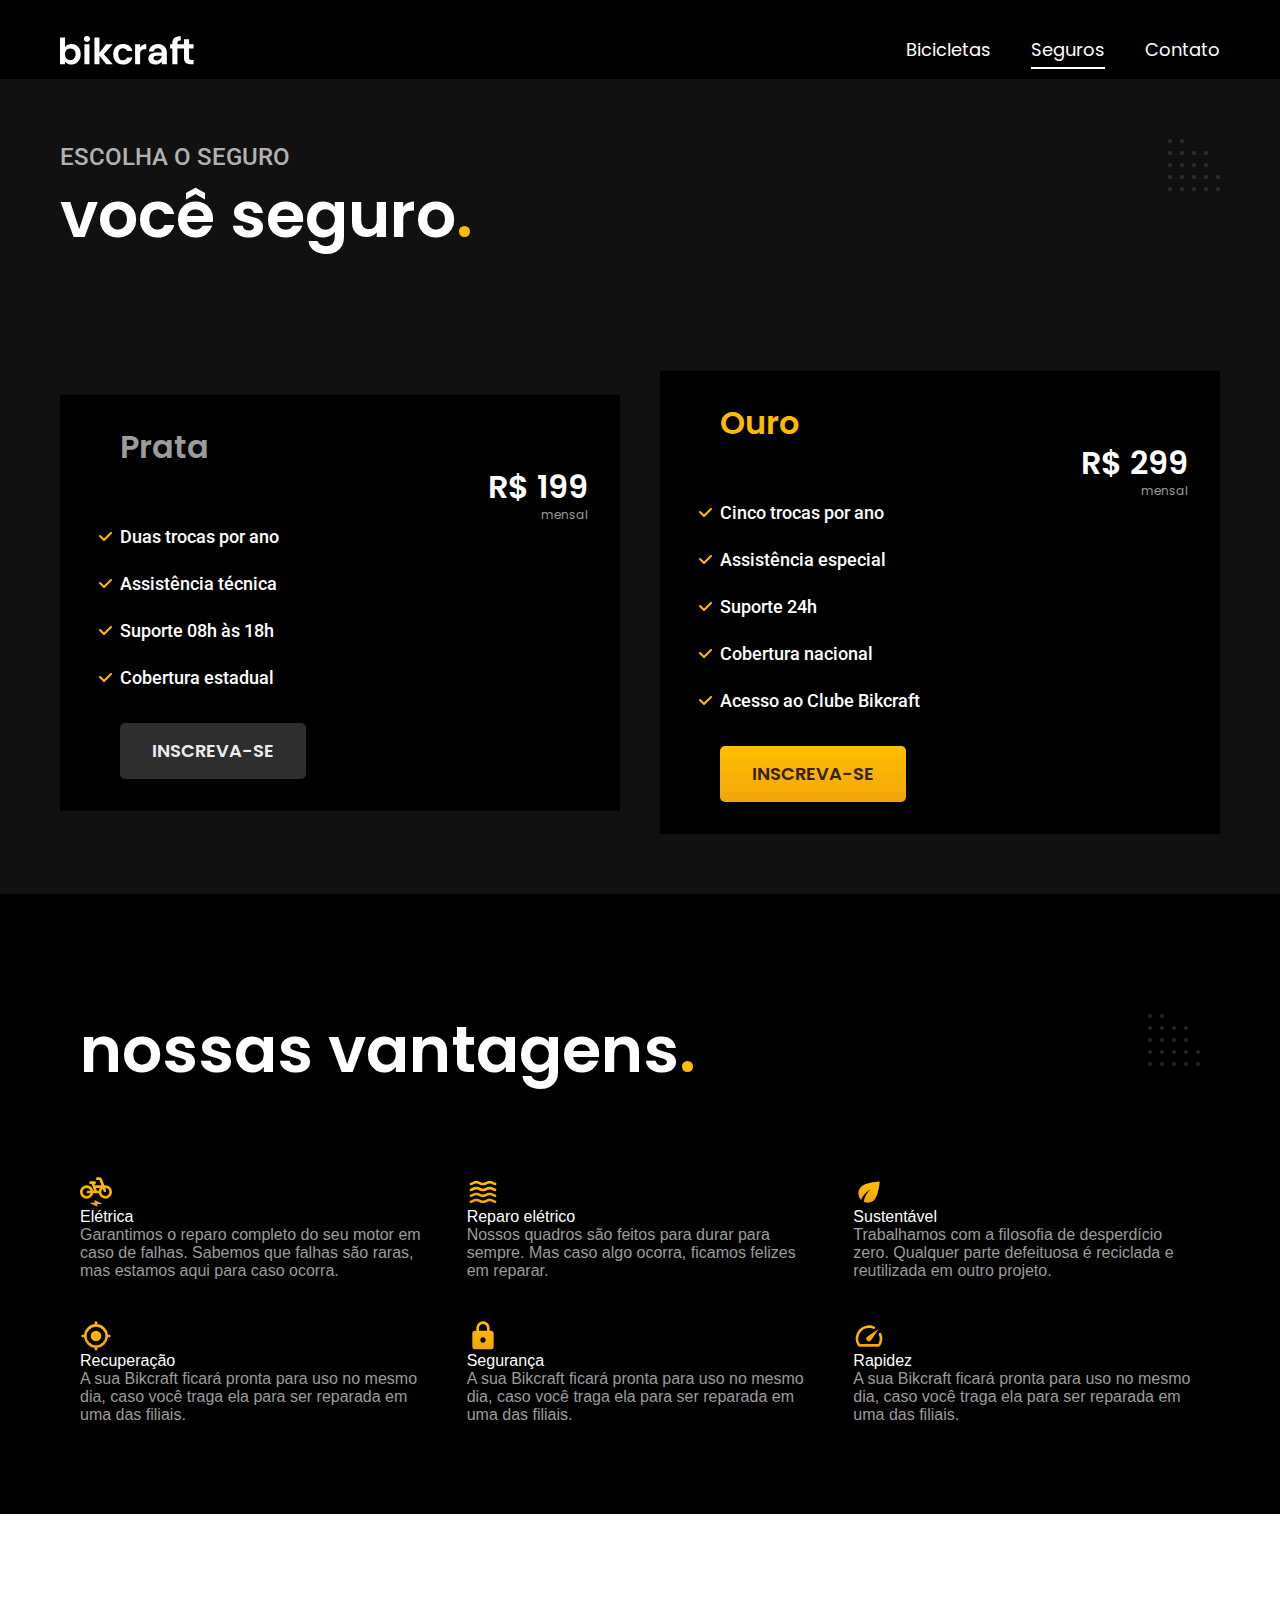
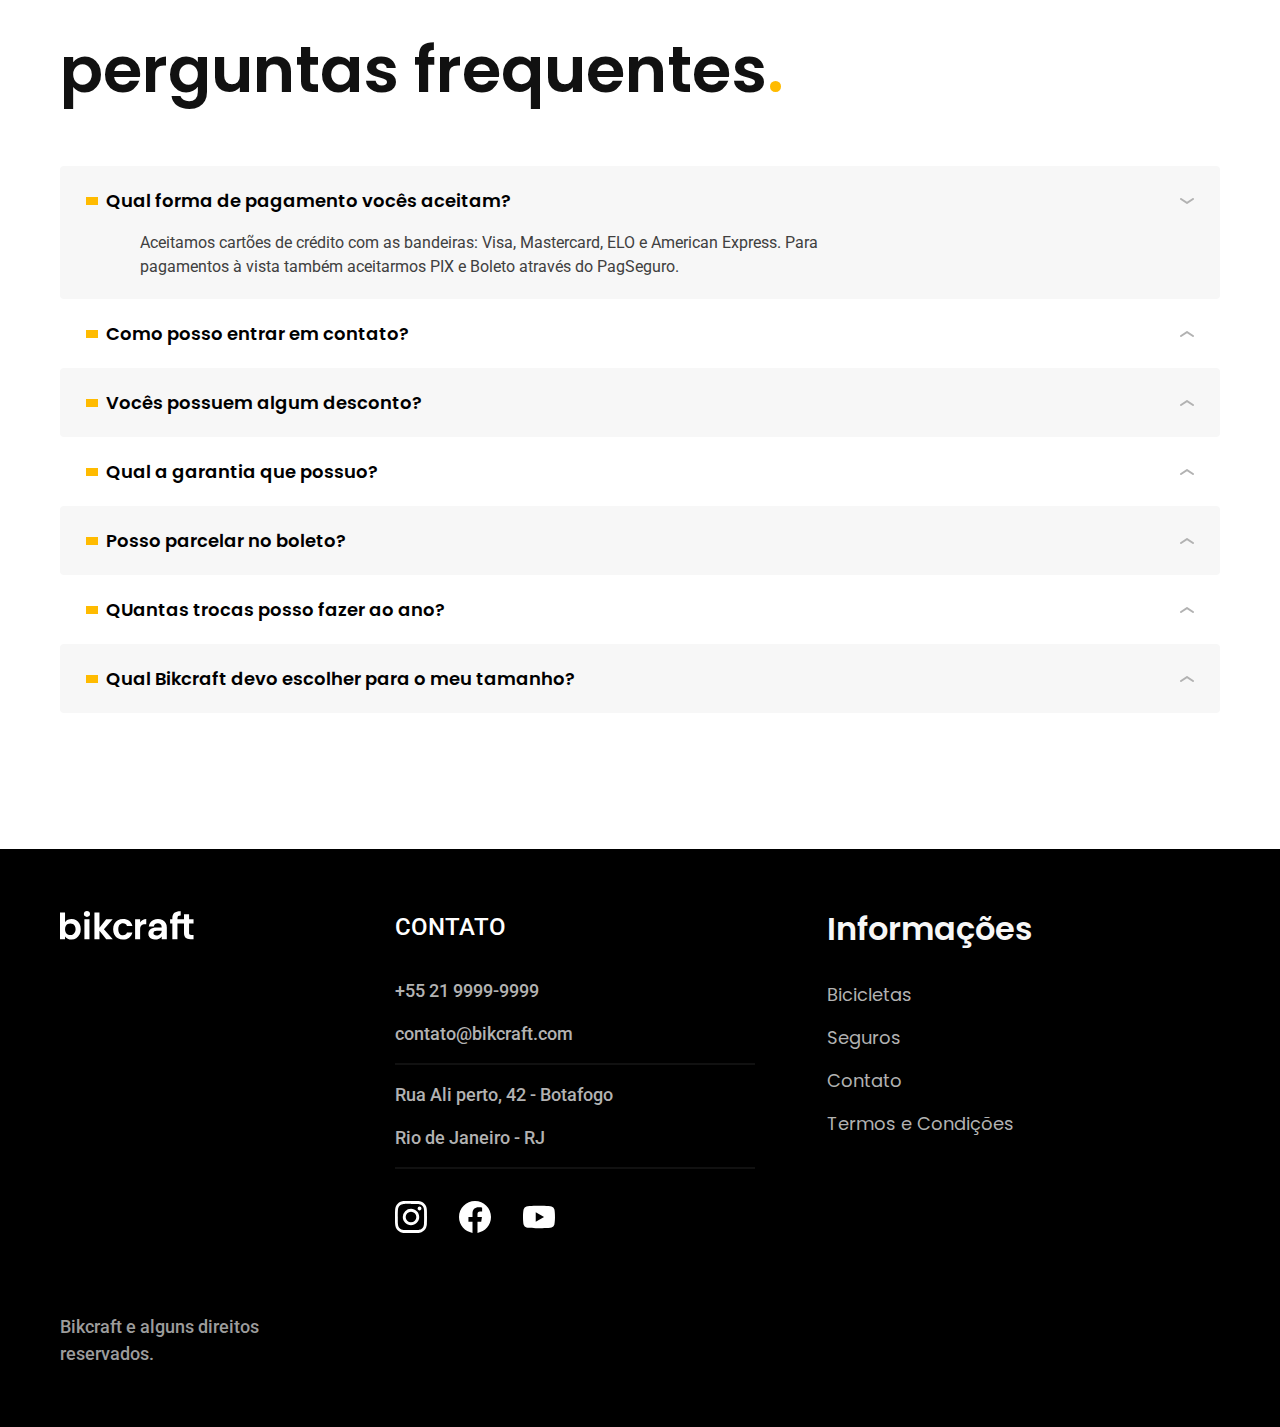
<file: seguros.html>
<!DOCTYPE html>
<html lang="pt-br">

<head>
  <meta charset="UTF-8">
  <meta http-equiv="X-UA-Compatible" content="IE=edge">
  <meta name="viewport" content="width=device-width, initial-scale=1.0">
  <link rel="shortcut icon" href="./img/bikcraft.ico" width="32" height="32" type="image/x-icon">
  <title> Seguros | Bikcraft</title>
  <meta name="description" content="Termos e condições">
  <link rel="preload" href="./css/style.min.css" as="style">
  <link rel="stylesheet" href="./css/style.min.css">

  <link rel="preconnect" href="https://fonts.googleapis.com">
  <link rel="preconnect" href="https://fonts.gstatic.com" crossorigin>
  <link href="https://fonts.googleapis.com/css2?family=Fira+Sans:wght@400;700&family=Merriweather:ital,wght@1,900&family=Poppins:wght@400;600&family=Roboto:wght@400;500&display=swap" rel="stylesheet">
  <script>document.documentElement.classList.add('js')</script>
</head>

<body>
  <header class="header-bg">
    <div class="header container">
      <a href="./"><img src="./img/bikcraft.svg" alt="Bikcraft"></a>
      <nav aria-label="primaria">
        <ul class="header-menu  font-1-m cor-0">
          <li><a href="./bicicletas.html">Bicicletas</a></li>
          <li><a href="./seguros.html">Seguros</a></li>
          <li><a href="./contato.html">Contato</a></li>
        </ul>
      </nav>
    </div>
  </header>

  <main>
    <article>
      <div class="titulo-bg">
        <div class="titulo container">
          <p class="font-2-l-b cor-5">Escolha o seguro</p>
          <h1 class="font-1-xxl cor-0">você seguro<span class="cor-p1">.</span></h1>
        </div>
      </div>
    </article>

    <article>
      <div class="seguros-bg">
        <div class="seguros container">

          <div class="seguros-item fadeInLeft" data-anime="200">
            <h2 class=" font-1-xl cor-6">Prata</h2>
            <span class="font-1-xl cor-0">R$ 199 <span class="font-1-xs cor-6">mensal</span></span>
            <ul class="font-2-m cor-0">
              <li>Duas trocas por ano</li>
              <li>Assistência técnica</li>
              <li>Suporte 08h às 18h</li>
              <li>Cobertura estadual</li>
            </ul>
            <a class="botao secundario" href="./orcamento.html?tipo=seguro&produto=prata">Inscreva-se</a>
          </div>

          <div class="seguros-item fadeInRight" data-anime="400">
            <h2 class=" font-1-xl cor-p1">Ouro</h2>
            <span class="font-1-xl cor-0">R$ 299 <span class="font-1-xs cor-6">mensal</span></span>
            <ul class="font-2-m cor-0">
              <li> Cinco trocas por ano</li>
              <li>Assistência especial</li>
              <li> Suporte 24h</li>
              <li> Cobertura nacional</li>
              <li> Acesso ao Clube Bikcraft</li>
            </ul>
            <a class="botao" href="./orcamento.html?tipo=seguro&produto=ouro">Inscreva-se</a>
          </div>
        </div>
      </div>
    </article>

    <article>
      <div class="seguros-vantagens-bg">
        <div class="seguros-vantagens container">

          <div class="titulo container">
            <h1 class="font-1-xxl cor-0">nossas vantagens<span class="cor-p1">.</span></h1>
          </div>

          <ul class="container">
            <li><img src="/img/icones/eletrica.svg" alt="">
              <p class="cor-0">Elétrica</p>
              <span class="cor-6">Garantimos o reparo completo do seu motor em caso de falhas. Sabemos que falhas são raras, mas estamos aqui para caso ocorra.</span>
            </li>

            <li><img src="/img/icones/carbono.svg" alt="">
              <p class="cor-0">Reparo elétrico</p>
              <span class="cor-6">Nossos quadros são feitos para durar para sempre. Mas caso algo ocorra, ficamos felizes em reparar.</span>
            </li>

            <li><img src="/img/icones/sustentavel.svg" alt="">
              <p class="cor-0">Sustentável</p>
              <span class="cor-6">Trabalhamos com a filosofia de desperdício zero. Qualquer parte defeituosa é reciclada e reutilizada em outro projeto.</span>
            </li>

            <li><img src="/img/icones/rastreador.svg" alt="">
              <p class="cor-0">Recuperação</p>
              <span class="cor-6">A sua Bikcraft ficará pronta para uso no mesmo dia, caso você traga ela para ser reparada em uma das filiais.</span>
            </li>

            <li><img src="/img/icones/seguro.svg" alt="">
              <p class="cor-0">Segurança</p>
              <span class="cor-6">A sua Bikcraft ficará pronta para uso no mesmo dia, caso você traga ela para ser reparada em uma das filiais.</span>
            </li>

            <li><img src="/img/icones/velocidade.svg" alt="">
              <p class="cor-0">Rapidez</p>
              <span class="cor-6">A sua Bikcraft ficará pronta para uso no mesmo dia, caso você traga ela para ser reparada em uma das filiais.</span>
            </li>
          </ul>
        </div>
      </div>
    </article>

    <!-- perguntas -->
    <article class="perguntas container">
      <h2 class="font-1-xxl ">perguntas frequentes<span class="cor-p1">.</span></h2>
      <dl>
        <div>
          <dt><button class="font-1-m-b" aria-controls="pergunta1" aria-expanded="true">Qual forma de pagamento vocês aceitam?</button></dt>
          <dd class="font-2-s cor-9 ativa" id="pergunta1">Aceitamos cartões de crédito com as bandeiras: Visa, Mastercard, ELO e American Express. Para pagamentos à vista também aceitarmos PIX e Boleto através do PagSeguro.</dd>
        </div>

        <div>
          <dt><button class="font-1-m-b" aria-controls="pergunta2" aria-expanded="false">Como posso entrar em contato? </button></dt>
          <dd class="font-2-s cor-9" id="pergunta2">Aceitamos cartões de crédito com as bandeiras: Visa, Mastercard, ELO e American Express. Para pagamentos à vista também aceitarmos PIX e Boleto através do PagSeguro.</dd>
        </div>

        <div>
          <dt><button class="font-1-m-b" aria-controls="pergunta3" aria-expanded="false">Vocês possuem algum desconto?</button></dt>
          <dd class="font-2-s cor-9" id="pergunta3">Aceitamos cartões de crédito com as bandeiras: Visa, Mastercard, ELO e American Express. Para pagamentos à vista também aceitarmos PIX e Boleto através do PagSeguro.</dd>
        </div>

        <div>
          <dt><button class="font-1-m-b" aria-controls="pergunta4" aria-expanded="false">Qual a garantia que possuo?</button></dt>
          <dd class="font-2-s cor-9" id="pergunta4">Aceitamos cartões de crédito com as bandeiras: Visa, Mastercard, ELO e American Express. Para pagamentos à vista também aceitarmos PIX e Boleto através do PagSeguro.</dd>
        </div>

        <div>
          <dt><button class="font-1-m-b" aria-controls="pergunta5" aria-expanded="false">Posso parcelar no boleto?</button></dt>
          <dd class="font-2-s cor-9" id="pergunta5">Aceitamos cartões de crédito com as bandeiras: Visa, Mastercard, ELO e American Express. Para pagamentos à vista também aceitarmos PIX e Boleto através do PagSeguro.</dd>
        </div>

        <div>
          <dt><button class="font-1-m-b" aria-controls="pergunta6" aria-expanded="false">QUantas trocas posso fazer ao ano?</button></dt>
          <dd class="font-2-s cor-9" id="pergunta6">Aceitamos cartões de crédito com as bandeiras: Visa, Mastercard, ELO e American Express. Para pagamentos à vista também aceitarmos PIX e Boleto através do PagSeguro.</dd>
        </div>

        <div>
          <dt><button class="font-1-m-b" aria-controls="pergunta7" aria-expanded="false">Qual Bikcraft devo escolher para o meu tamanho?</button></dt>
          <dd class="font-2-s cor-9" id="pergunta7">Aceitamos cartões de crédito com as bandeiras: Visa, Mastercard, ELO e American Express. Para pagamentos à vista também aceitarmos PIX e Boleto através do PagSeguro.</dd>
        </div>
      </dl>
    </article>


  </main>


  <footer class="footer-bg">
    <div class="footer container">
      <img src="./img/bikcraft.svg" alt="Bikcraft">
      <div class="footer-contato">
        <h3 class="font-2-l-b cor-0">Contato</h3>
        <ul class=" font-2-m cor-5">
          <li><a href="tel:+552199999999">+55 21 9999-9999</a></li>
          <li><a href="mailto:contato@bikcraft.com">contato@bikcraft.com</a></li>
          <li>Rua Ali perto, 42 - Botafogo</li>
          <li>Rio de Janeiro - RJ</li>
        </ul>

        <div class="footer-redes">
          <img src="./img/redes/instagram.svg" width="32" height="32" alt="Instagram">
          <img src="./img/redes/facebook.svg" width="32" height="32" alt="Facebook">
          <img src="./img/redes/youtube.svg" width="32" height="32" alt="Youtube">
        </div>
      </div>
      <div class="footer-informacoes">
        <h3 class=" font-1-xl cor-1">Informações</h3>
        <nav>
          <ul class="font-1-m cor-5">
            <li><a href="./bicicletas.html">Bicicletas</a></li>
            <li><a href="./seguros.html">Seguros</a></li>
            <li><a href="./contato.html">Contato</a></li>
            <li><a href="./termos.html">Termos e Condições</a></li>
          </ul>
        </nav>

      </div>
      <p class="footer-copy font-2-m cor-6">Bikcraft e alguns direitos reservados.</p>
    </div>
  </footer>

  <script src="./js/plugins/simple-anime.js"></script>
  <script src="./js/script.js"></script>
</body>

</html>
</file>
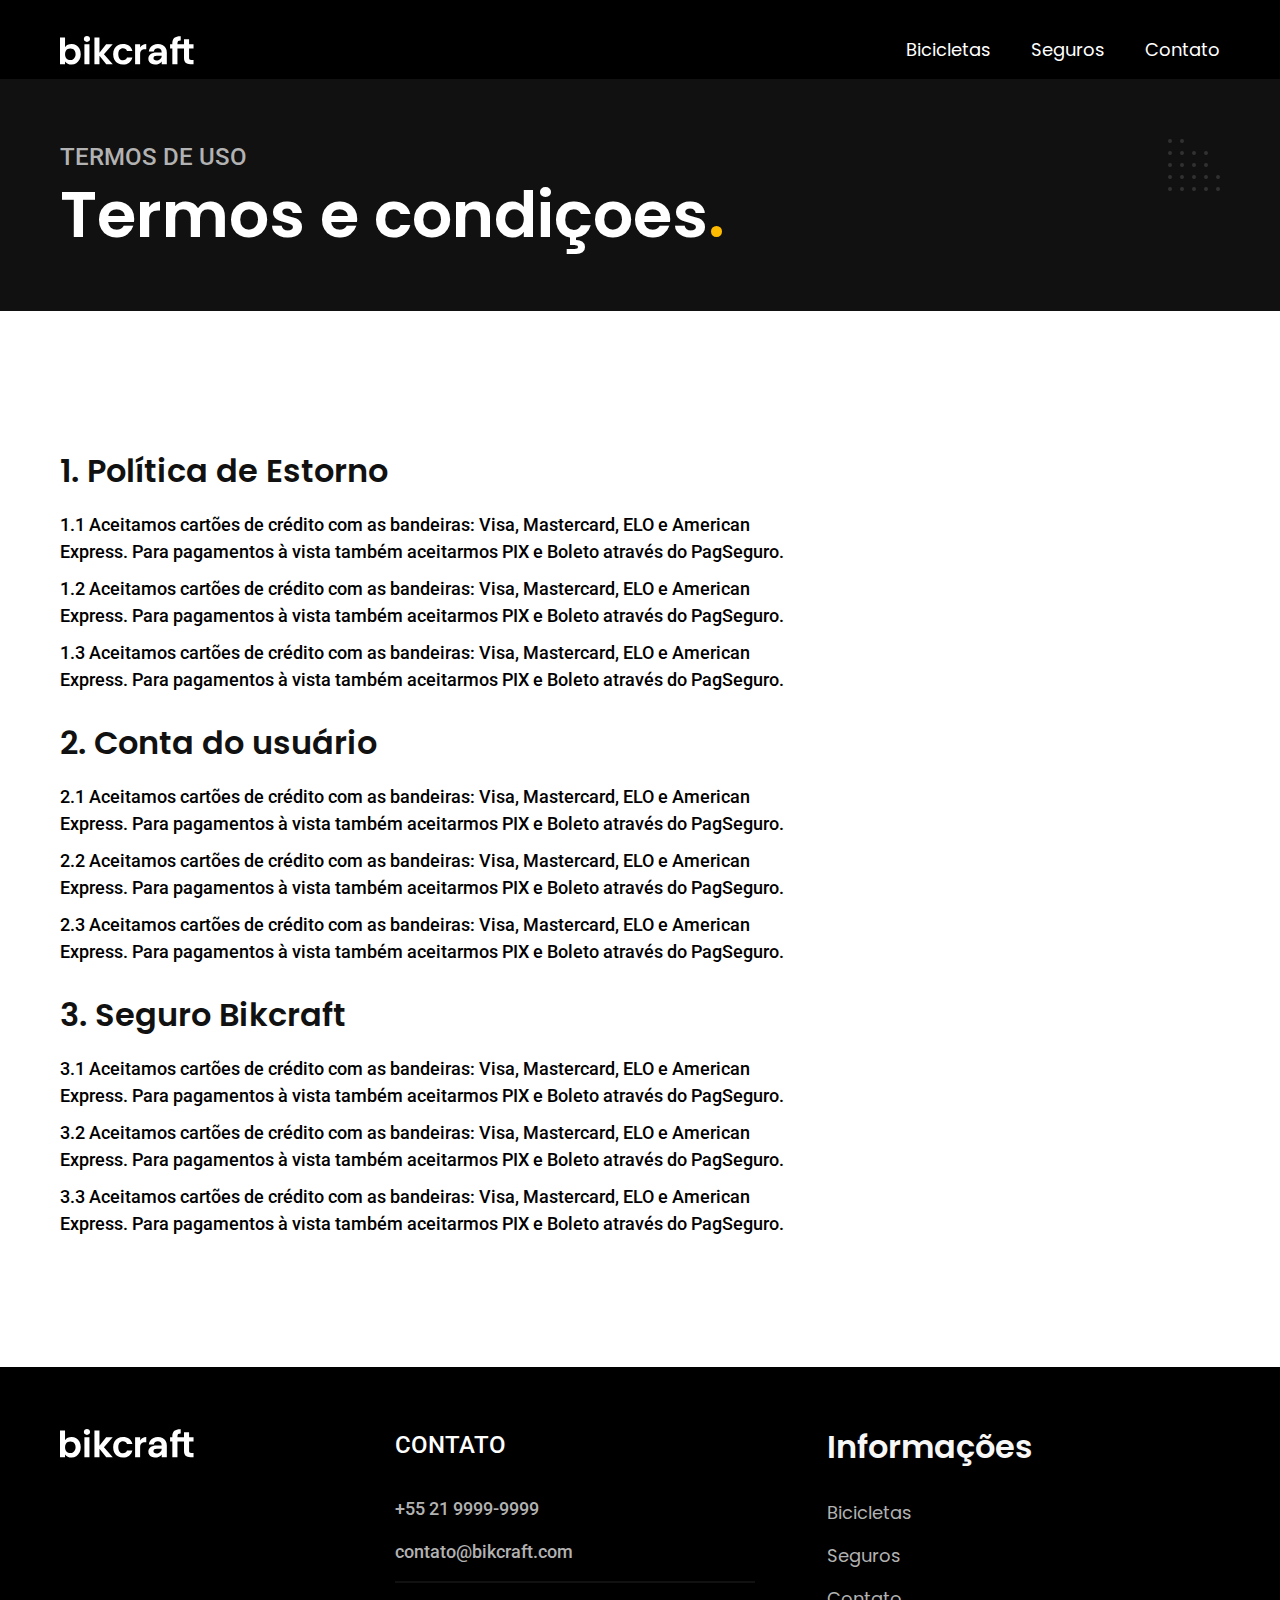
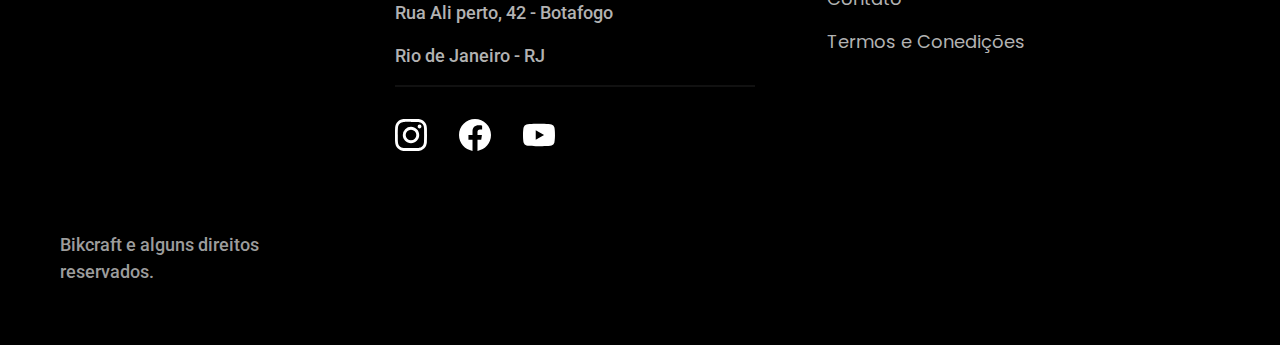
<file: termos.html>
<!DOCTYPE html>
<html lang="pt-br">

<head>
  <meta charset="UTF-8">
  <meta http-equiv="X-UA-Compatible" content="IE=edge">
  <meta name="viewport" content="width=device-width, initial-scale=1.0">
  <link rel="shortcut icon" href="./img/bikcraft.ico" width="32" height="32" type="image/x-icon">
  <title> Termos e condições | Bikcraft</title>
  <meta name="description" content="Termos e condições">
  <link rel="preload" href="./css/style.min.css" as="style">
  <link rel="stylesheet" href="./css/style.min.css">

  <link rel="preconnect" href="https://fonts.googleapis.com">
  <link rel="preconnect" href="https://fonts.gstatic.com" crossorigin>
  <link href="https://fonts.googleapis.com/css2?family=Fira+Sans:wght@400;700&family=Merriweather:ital,wght@1,900&family=Poppins:wght@400;600&family=Roboto:wght@400;500&display=swap" rel="stylesheet">
  <script>document.documentElement.classList.add('js')</script>
</head>

<body>
  <header class="header-bg">
    <div class="header container">
      <a href="./"><img src="./img/bikcraft.svg" alt="Bikcraft"></a>
      <nav aria-label="primaria">
        <ul class="header-menu  font-1-m cor-0">
          <li><a href="./bicicletas.html">Bicicletas</a></li>
          <li><a href="./seguros.html">Seguros</a></li>
          <li><a href="./contato.html">Contato</a></li>
        </ul>
      </nav>
    </div>
  </header>

  <main>
    <div class="titulo-bg">
      <div class="titulo container">
        <p class="font-2-l-b cor-5">Termos de uso</p>
        <h1 class="font-1-xxl cor-0">Termos e condiçoes<span class="cor-p1">.</span></h1>
      </div>
    </div>

    <div class="termos container">
      <h2 class="font-1-xl cor-11">1. Política de Estorno</h2>
      <p class=" font-2-m cor-12">1.1 Aceitamos cartões de crédito com as bandeiras: Visa, Mastercard, ELO e American Express. Para pagamentos à vista também aceitarmos PIX e Boleto através do PagSeguro.</p>
      <p class=" font-2-m cor-12">1.2 Aceitamos cartões de crédito com as bandeiras: Visa, Mastercard, ELO e American Express. Para pagamentos à vista também aceitarmos PIX e Boleto através do PagSeguro.</p>
      <p class=" font-2-m cor-12">1.3 Aceitamos cartões de crédito com as bandeiras: Visa, Mastercard, ELO e American Express. Para pagamentos à vista também aceitarmos PIX e Boleto através do PagSeguro.</p>


      <h2 class="font-1-xl cor-11">2. Conta do usuário</h2>
      <p class=" font-2-m cor-12">2.1 Aceitamos cartões de crédito com as bandeiras: Visa, Mastercard, ELO e American Express. Para pagamentos à vista também aceitarmos PIX e Boleto através do PagSeguro.</p>
      <p class=" font-2-m cor-12">2.2 Aceitamos cartões de crédito com as bandeiras: Visa, Mastercard, ELO e American Express. Para pagamentos à vista também aceitarmos PIX e Boleto através do PagSeguro.</p>
      <p class=" font-2-m cor-12">2.3 Aceitamos cartões de crédito com as bandeiras: Visa, Mastercard, ELO e American Express. Para pagamentos à vista também aceitarmos PIX e Boleto através do PagSeguro.</p>

      <h2 class="font-1-xl cor-11">3. Seguro Bikcraft</h2>
      <p class=" font-2-m cor-12">3.1 Aceitamos cartões de crédito com as bandeiras: Visa, Mastercard, ELO e American Express. Para pagamentos à vista também aceitarmos PIX e Boleto através do PagSeguro.</p>
      <p class=" font-2-m cor-12">3.2 Aceitamos cartões de crédito com as bandeiras: Visa, Mastercard, ELO e American Express. Para pagamentos à vista também aceitarmos PIX e Boleto através do PagSeguro.</p>
      <p class=" font-2-m cor-12">3.3 Aceitamos cartões de crédito com as bandeiras: Visa, Mastercard, ELO e American Express. Para pagamentos à vista também aceitarmos PIX e Boleto através do PagSeguro.</p>
    </div>
  </main>


  <footer class="footer-bg">
    <div class="footer container">
      <img src="./img/bikcraft.svg" alt="Bikcraft">
      <div class="footer-contato">
        <h3 class="font-2-l-b cor-0">Contato</h3>
        <ul class=" font-2-m cor-5">
          <li><a href="tel:+552199999999">+55 21 9999-9999</a></li>
          <li><a href="mailto:contato@bikcraft.com">contato@bikcraft.com</a></li>
          <li>Rua Ali perto, 42 - Botafogo</li>
          <li>Rio de Janeiro - RJ</li>
        </ul>

        <div class="footer-redes">
          <img src="./img/redes/instagram.svg" width="32" height="32" alt="Instagram">
          <img src="./img/redes/facebook.svg" width="32" height="32" alt="Facebook">
          <img src="./img/redes/youtube.svg" width="32" height="32" alt="Youtube">
        </div>
      </div>
      <div class="footer-informacoes">
        <h3 class=" font-1-xl cor-1">Informações</h3>
        <nav>
          <ul class="font-1-m cor-5">
            <li><a href="./bicicletas.html">Bicicletas</a></li>
            <li><a href="./seguros.html">Seguros</a></li>
            <li><a href="./contato.html">Contato</a></li>
            <li><a href="./termos.html">Termos e Conedições</a></li>
          </ul>
        </nav>

      </div>
      <p class="footer-copy font-2-m cor-6">Bikcraft e alguns direitos reservados.</p>
    </div>
  </footer>
  <script src="./js/script.js"></script>
</body>

</html>
</file>
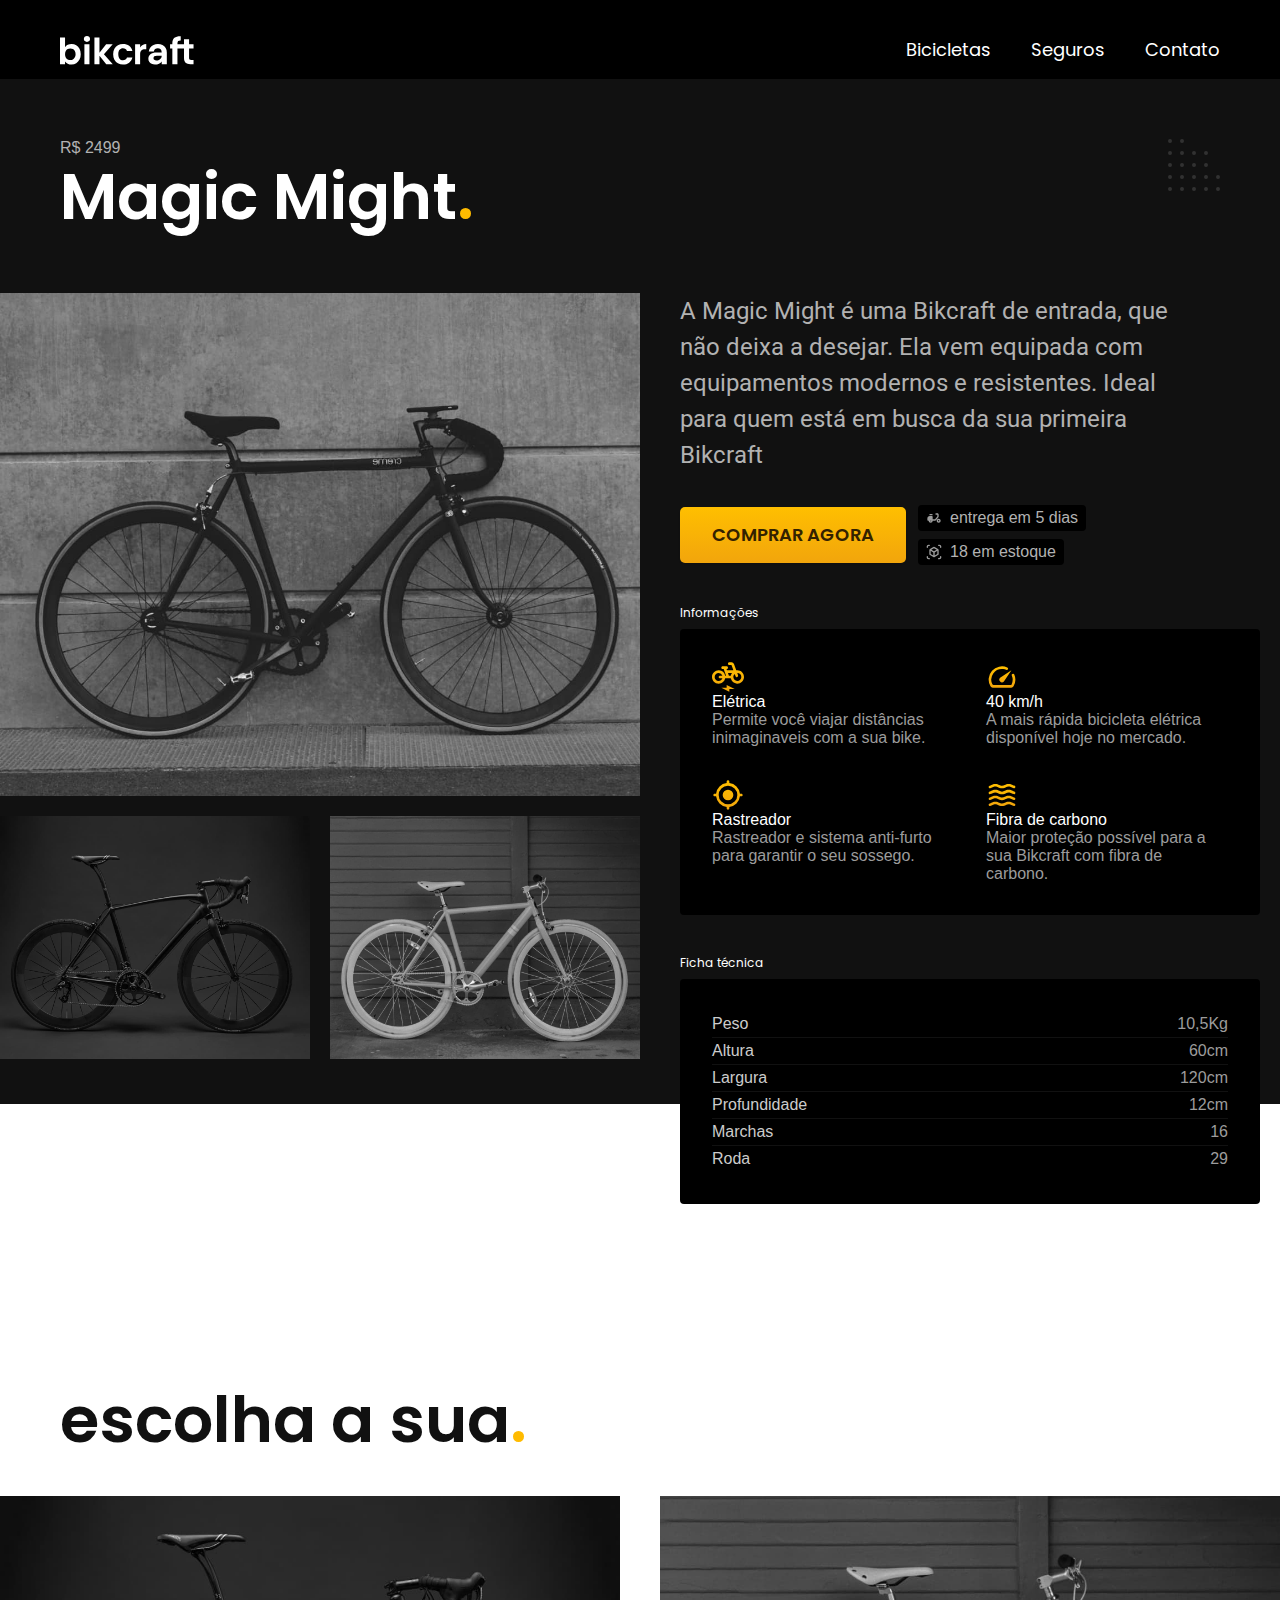
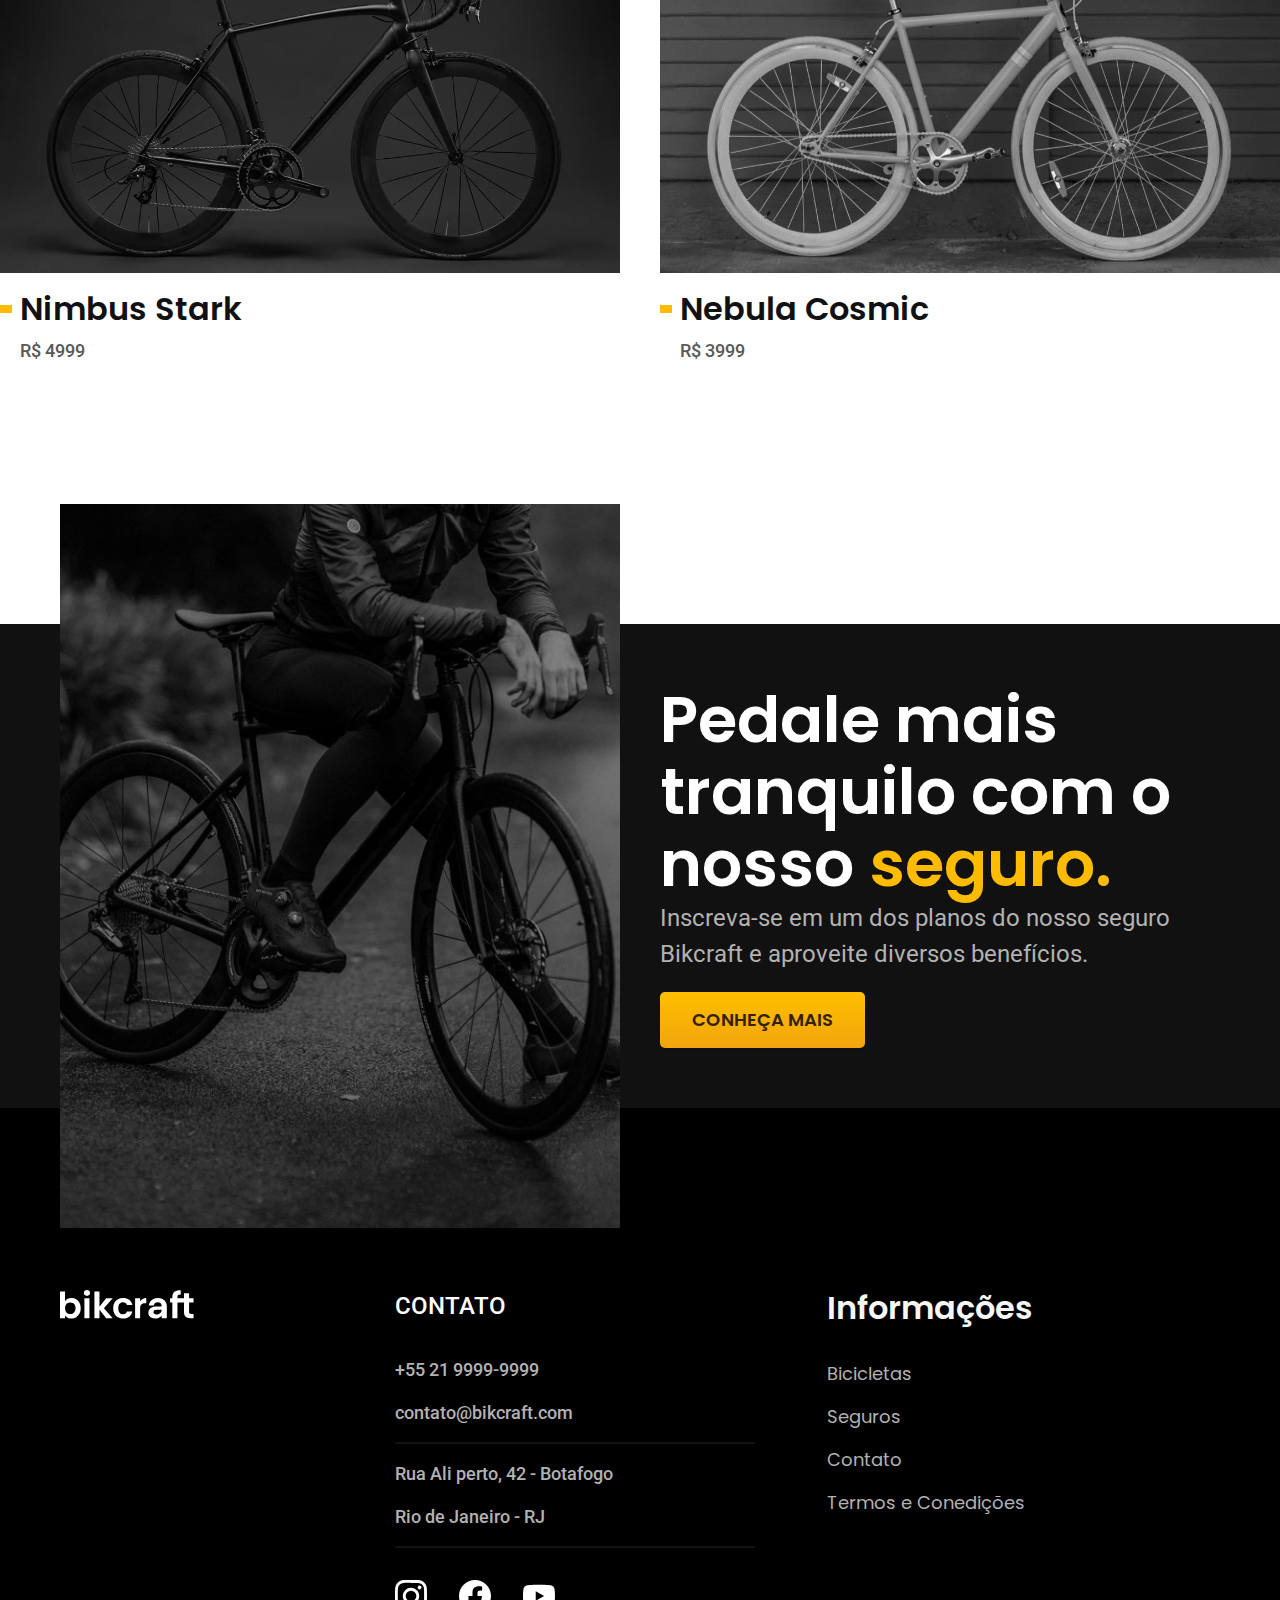
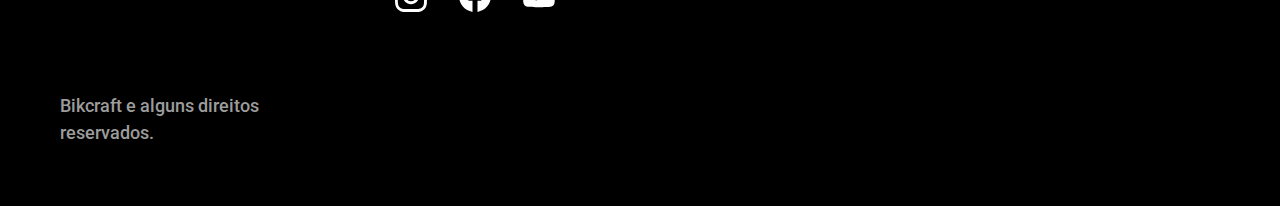
<file: bicicletas/magic.html>
<!DOCTYPE html>
<html lang="pt-br">

<head>
  <meta charset="UTF-8">
  <meta http-equiv="X-UA-Compatible" content="IE=edge">
  <meta name="viewport" content="width=device-width, initial-scale=1.0">
  <link rel="shortcut icon" href="../img/bikcraft.ico" type="image/x-icon">
  <title>Magic | Bikcraft</title>
  <meta name="description" content="Termos e condições">
  <link rel="stylesheet" href="../css/style.min.css">

  <link rel="preconnect" href="https://fonts.googleapis.com">
  <link rel="preconnect" href="https://fonts.gstatic.com" crossorigin>
  <link href="https://fonts.googleapis.com/css2?family=Fira+Sans:wght@400;700&family=Merriweather:ital,wght@1,900&family=Poppins:wght@400;600&family=Roboto:wght@400;500&display=swap" rel="stylesheet">
  <script>document.documentElement.classList.add('js')</script>
</head>

<body id="bicicleta">
  <header class="header-bg">
    <div class="header container">
      <a href="../"><img src="../img/bikcraft.svg" alt="Bikcraft"></a>
      <nav aria-label="primaria">
        <ul class="header-menu  font-1-m cor-0">
          <li><a href="../bicicletas.html">Bicicletas</a></li>
          <li><a href="../seguros.html">Seguros</a></li>
          <li><a href="../contato.html">Contato</a></li>
        </ul>
      </nav>
    </div>
  </header>

  <main class="titulo-bg">
    <div>
      <div class="titulo container">
        <p class="font-2-xl cor-5">R$ 2499</p>
        <h1 class="font-1-xxl cor-0">Magic Might<span class="cor-p1">.</span></h1>
      </div>
    </div>

    <div class="bicicleta">

      <div class="bicicleta-imagens">
        <img src="../img/bicicleta/nimbus2.jpg" alt="bicicleta" srcset="">
        <img src="../img/bicicleta/nimbus1.jpg" alt="bicicleta" srcset="">
        <img src="../img/bicicleta/nimbus3.jpg" alt="bicicleta" srcset="">
      </div>

      <div>
        <div class="bicicleta-conteudo">
          <p class="font-2-l cor-5">A Magic Might é uma Bikcraft de entrada, que não deixa a desejar. Ela vem equipada com equipamentos modernos e resistentes. Ideal para quem está em busca da sua primeira Bikcraft</p>
          <div class="bicicleta-comprar">
            <a class="botao" href="../orcamento.html?tipo=bikcraft&produto=magic">Comprar agora</a>
            <span class="cor-5"><img src="../img/icones/entrega.svg" alt=""> entrega em 5 dias</span>
            <span class="cor-5"><img src="../img/icones/estoque.svg" alt=""> 18 em estoque</span>
          </div>
        </div>

        <div class="bicicleta-informacoes container">
          <h2 class="font-1-xs cor-0">Informações</h2>
          <div class="bicicleta-bg">
            <ul class="container">
              <li><img src="../img/icones/eletrica.svg" alt="">
                <p class="cor-0">Elétrica</p>
                <span class="cor-6">Permite você viajar distâncias inimaginaveis com a sua bike.</span>
              </li>
              <li><img src="../img/icones/velocidade.svg" alt="">
                <p class="cor-0">40 km/h</p>
                <span class="cor-6">A mais rápida bicicleta elétrica disponível hoje no mercado.</span>
              </li>
              <li><img src="../img/icones/rastreador.svg" alt="">
                <p class="cor-0">Rastreador</p>
                <span class="cor-6">Rastreador e sistema anti-furto para garantir o seu sossego.</span>
              </li>
              <li><img src="../img/icones/carbono.svg" alt="">
                <p class="cor-0">Fibra de carbono</p>
                <span class="cor-6">Maior proteção possível para a sua Bikcraft com fibra de carbono.</span>
              </li>
            </ul>
          </div>
        </div>

        <div class="ficha-tecnica container">
          <h3 class="font-1-xs cor-0">Ficha técnica</h3>
          <div class="bicicleta-bg">
            <ul>
              <li class="cor-4"> Peso <span class="cor-6">10,5Kg</span></li>
              <li class="cor-4">Altura <span class="cor-6">60cm</span></li>
              <li class="cor-4">Largura <span class="cor-6">120cm</span></li>
              <li class="cor-4">Profundidade <span class="cor-6">12cm</span></li>
              <li class="cor-4">Marchas <span class="cor-6">16</span></li>
              <li class="cor-4">Roda <span class="cor-6">29</span></li>
            </ul>
          </div>
        </div>
      </div>
  </main>
  <article class="bicicletas-lista">
    <h2 class="font-1-xxl container">escolha a sua<span class="cor-p1">.<span></h2>

    <ul>
      <li>
        <a href="./nimbus.html">
          <img src="../img/bicicletas/nimbus.jpg" alt="Bicicleta preta" srcset="">
          <h3 class="font-1-xl">Nimbus Stark</h3>
          <span class="font-2-m cor-8">R$ 4999</span>
        </a>
      </li>

      <li>
        <a href="./nebula.html">
          <img src="../img/bicicletas/nebula.jpg" alt="Bicicleta preta" srcset="">
          <h3 class="font-1-xl">Nebula Cosmic</h3>
          <span class="font-2-m cor-8">R$ 3999</span>
        </a>
      </li>
    </ul>
  </article>

  <article class="seguro-bg">
    <div class="seguro container">
      <div class="seguro-imagem">
        <img src="../img/fotos/seguros.jpg" alt="Pessoa parada em cima de uma bicicleta">
      </div>
      <div class="seguro-conteudo">
        <h2 class="font-1-xxl cor-0"> Pedale mais
          tranquilo com
          o nosso <span class="cor-p1">seguro.</span></h2>
        <p class="font-2-l cor-5">Inscreva-se em um dos planos do nosso seguro Bikcraft e aproveite diversos benefícios.</p>
        <a class="botao" href="../seguros.html">Conheça mais</a>
      </div>
    </div>
  </article>


  <footer class="footer-bg">
    <div class="footer container">
      <img src="../img/bikcraft.svg" alt="Bikcraft">
      <div class="footer-contato">
        <h3 class="font-2-l-b cor-0">Contato</h3>
        <ul class=" font-2-m cor-5">
          <li><a href="tel:+552199999999">+55 21 9999-9999</a></li>
          <li><a href="mailto:contato@bikcraft.com">contato@bikcraft.com</a></li>
          <li>Rua Ali perto, 42 - Botafogo</li>
          <li>Rio de Janeiro - RJ</li>
        </ul>

        <div class="footer-redes">
          <img src="../img/redes/instagram.svg" alt="Instagram">
          <img src="../img/redes/facebook.svg" alt="Facebook">
          <img src="../img/redes/youtube.svg" alt="Youtube">
        </div>
      </div>
      <div class="footer-informacoes">
        <h3 class=" font-1-xl cor-1">Informações</h3>
        <nav>
          <ul class="font-1-m cor-5">
            <li><a href="../bicicletas.html">Bicicletas</a></li>
            <li><a href="../seguros.html">Seguros</a></li>
            <li><a href="../contato.html">Contato</a></li>
            <li><a href="../termos.html">Termos e Conedições</a></li>
          </ul>
        </nav>

      </div>
      <p class="footer-copy font-2-m cor-6">Bikcraft e alguns direitos reservados.</p>
    </div>
  </footer>
  <script src="../js/script.js"></script>
</body>

</html>
</file>
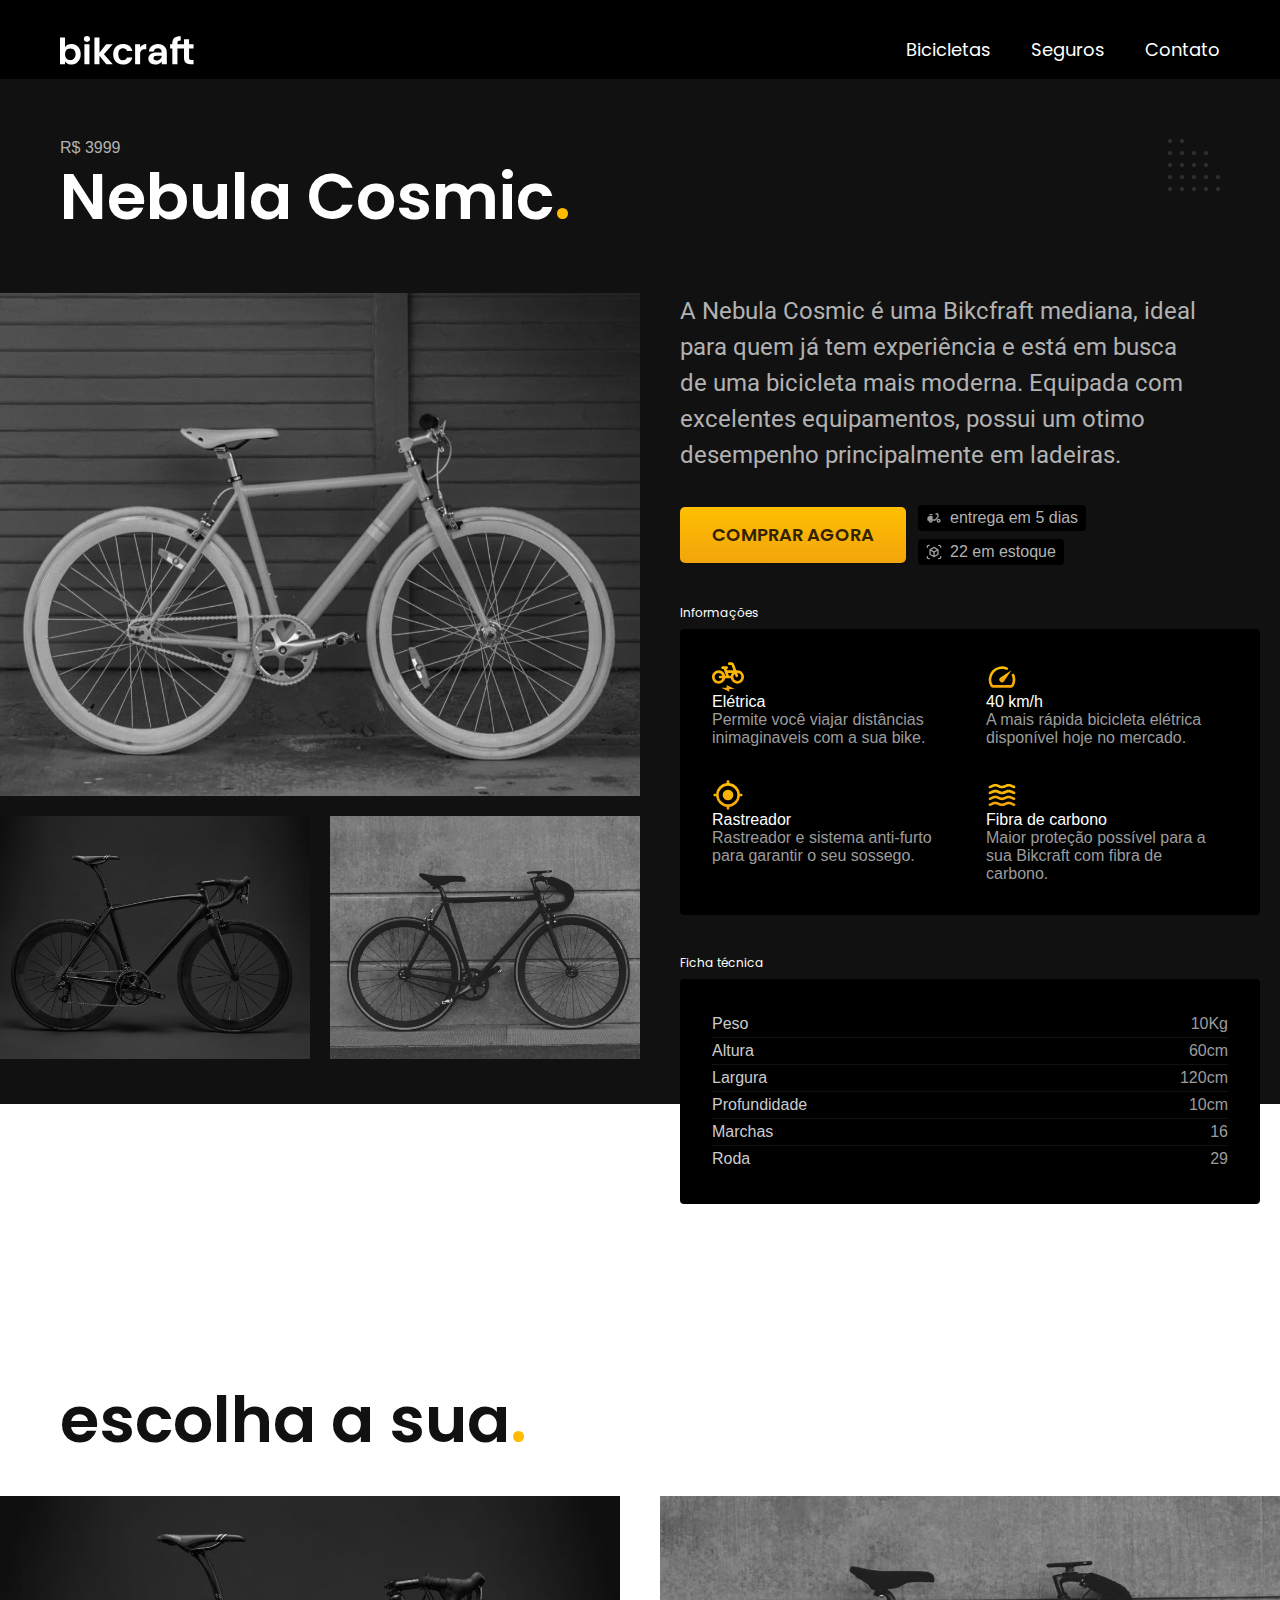
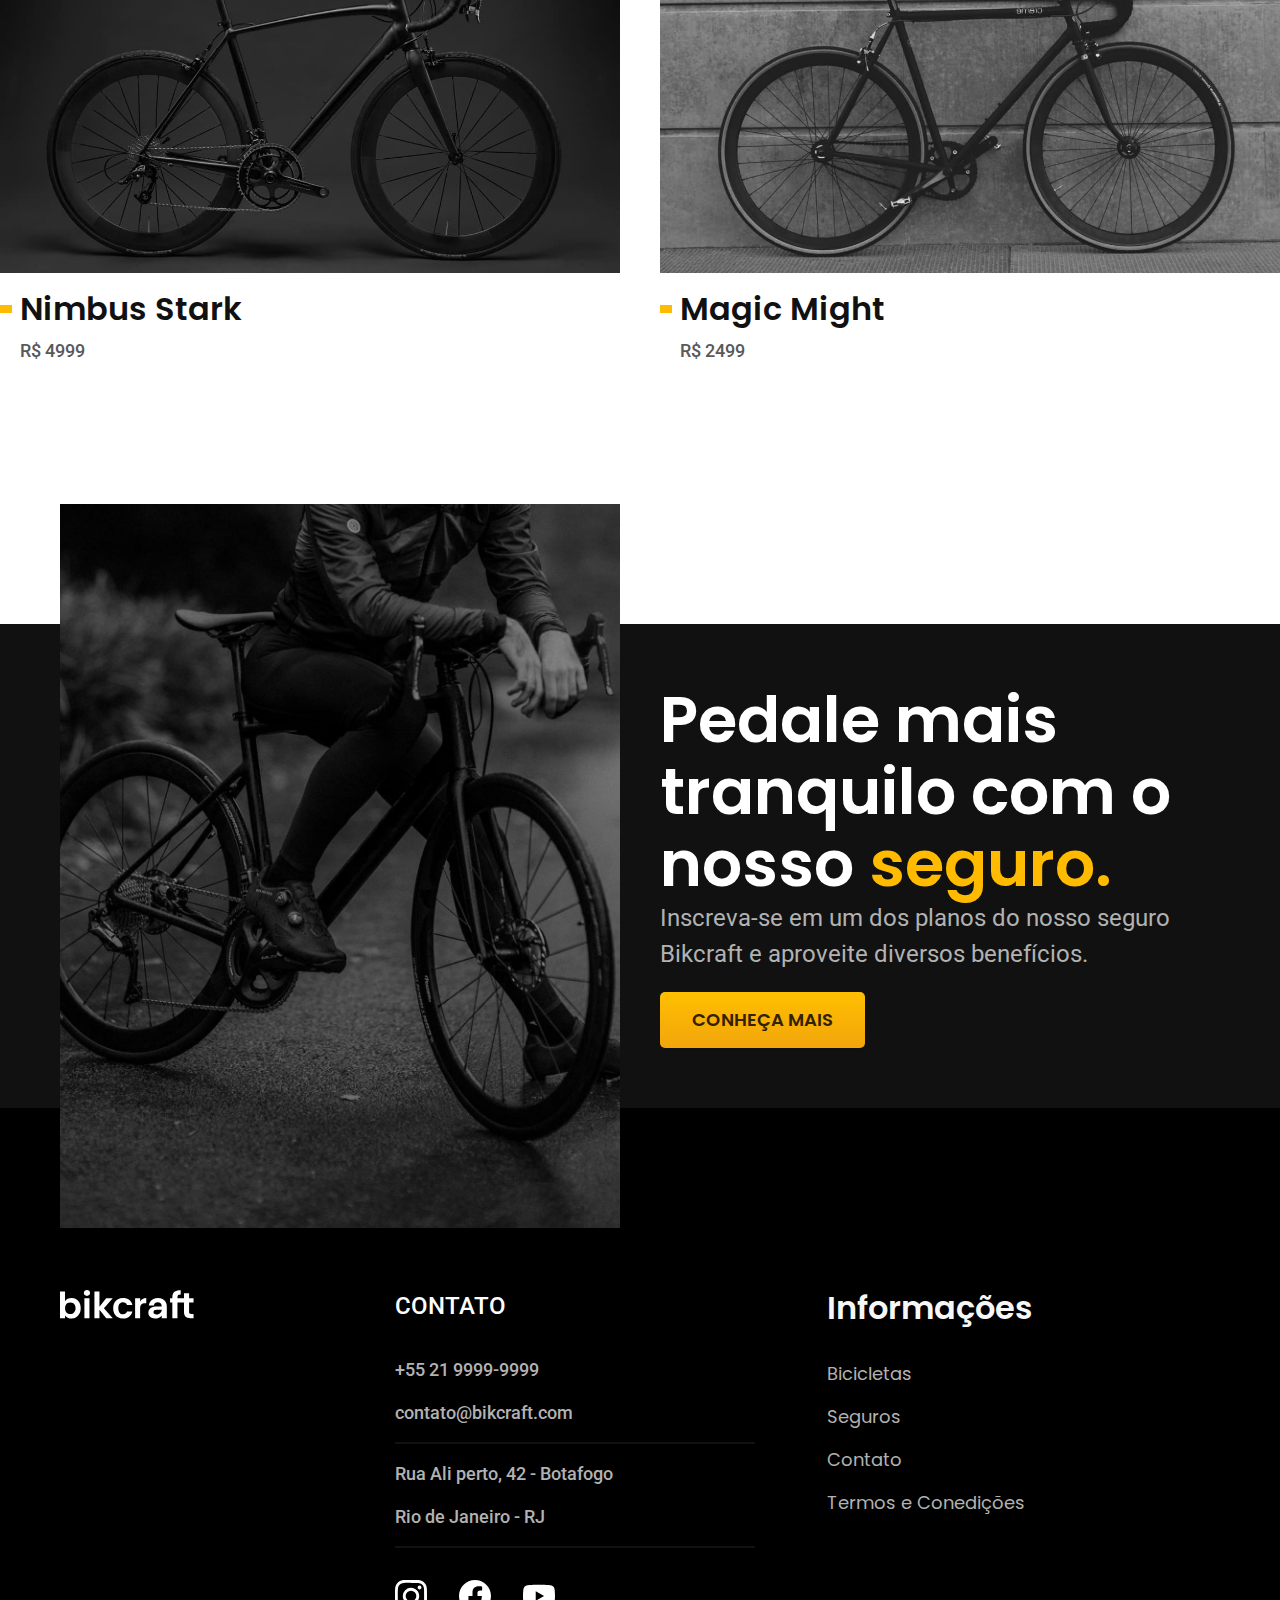
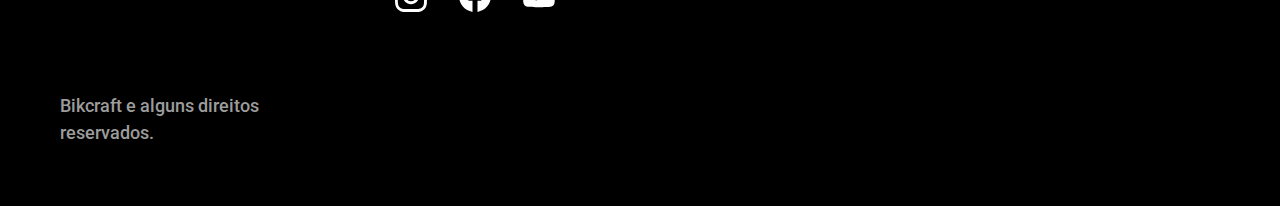
<file: bicicletas/nebula.html>
<!DOCTYPE html>
<html lang="pt-br">

<head>
  <meta charset="UTF-8">
  <meta http-equiv="X-UA-Compatible" content="IE=edge">
  <meta name="viewport" content="width=device-width, initial-scale=1.0">
  <link rel="shortcut icon" href="../img/bikcraft.ico" width="32" height="32" type="image/x-icon">
  <title>Nebula | Bikcraft</title>
  <meta name="description" content="Termos e condições">
  <link rel="stylesheet" href="../css/style.min.css">

  <link rel="preconnect" href="https://fonts.googleapis.com">
  <link rel="preconnect" href="https://fonts.gstatic.com" crossorigin>
  <link href="https://fonts.googleapis.com/css2?family=Fira+Sans:wght@400;700&family=Merriweather:ital,wght@1,900&family=Poppins:wght@400;600&family=Roboto:wght@400;500&display=swap" rel="stylesheet">
  <script>document.documentElement.classList.add('js')</script>
</head>

<body id="bicicleta">
  <header class="header-bg">
    <div class="header container">
      <a href="../"><img src="../img/bikcraft.svg" alt="Bikcraft"></a>
      <nav aria-label="primaria">
        <ul class="header-menu  font-1-m cor-0">
          <li><a href="../bicicletas.html">Bicicletas</a></li>
          <li><a href="../seguros.html">Seguros</a></li>
          <li><a href="../contato.html">Contato</a></li>
        </ul>
      </nav>
    </div>
  </header>

  <main class="titulo-bg">
    <div>
      <div class="titulo container">
        <p class="font-2-xl cor-5">R$ 3999</p>
        <h1 class="font-1-xxl cor-0">Nebula Cosmic<span class="cor-p1">.</span></h1>
      </div>
    </div>

    <div class="bicicleta">

      <div class="bicicleta-imagens">
        <img src="../img/bicicleta/nimbus3.jpg" alt="" srcset="">
        <img src="../img/bicicleta/nimbus1.jpg" alt="" srcset="">
        <img src="../img/bicicleta/nimbus2.jpg" alt="" srcset="">
      </div>

      <div>
        <div class="bicicleta-conteudo">
          <p class="font-2-l cor-5">A Nebula Cosmic é uma Bikcfraft mediana, ideal para quem já tem experiência e está em busca de uma bicicleta mais moderna. Equipada com excelentes equipamentos, possui um otimo desempenho principalmente em ladeiras.</p>
          <div class="bicicleta-comprar">
            <a class="botao" href="../orcamento.html?tipo=bikcraft&produto=nebula">Comprar agora</a>
            <span class="cor-5"><img src="../img/icones/entrega.svg" alt=""> entrega em 5 dias</span>
            <span class="cor-5"><img src="../img/icones/estoque.svg" alt=""> 22 em estoque</span>
          </div>
        </div>

        <div class="bicicleta-informacoes container">
          <h2 class="font-1-xs cor-0">Informações</h2>
          <div class="bicicleta-bg">
            <ul class="container">
              <li><img src="../img/icones/eletrica.svg" alt="">
                <p class="cor-0">Elétrica</p>
                <span class="cor-6">Permite você viajar distâncias inimaginaveis com a sua bike.</span>
              </li>
              <li><img src="../img/icones/velocidade.svg" alt="">
                <p class="cor-0">40 km/h</p>
                <span class="cor-6">A mais rápida bicicleta elétrica disponível hoje no mercado.</span>
              </li>
              <li><img src="../img/icones/rastreador.svg" alt="">
                <p class="cor-0">Rastreador</p>
                <span class="cor-6">Rastreador e sistema anti-furto para garantir o seu sossego.</span>
              </li>
              <li><img src="../img/icones/carbono.svg" alt="">
                <p class="cor-0">Fibra de carbono</p>
                <span class="cor-6">Maior proteção possível para a sua Bikcraft com fibra de carbono.</span>
              </li>
            </ul>
          </div>
        </div>

        <div class="ficha-tecnica container">
          <h3 class="font-1-xs cor-0">Ficha técnica</h3>
          <div class="bicicleta-bg">
            <ul>
              <li class="cor-4"> Peso <span class="cor-6">10Kg</span></li>
              <li class="cor-4">Altura <span class="cor-6">60cm</span></li>
              <li class="cor-4">Largura <span class="cor-6">120cm</span></li>
              <li class="cor-4">Profundidade <span class="cor-6">10cm</span></li>
              <li class="cor-4">Marchas <span class="cor-6">16</span></li>
              <li class="cor-4">Roda <span class="cor-6">29</span></li>
            </ul>
          </div>
        </div>
      </div>
  </main>
  <article class="bicicletas-lista">
    <h2 class="font-1-xxl container">escolha a sua<span class="cor-p1">.<span></h2>

    <ul>
      <li>
        <a href="./nimbus.html">
          <img src="../img/bicicletas/nimbus.jpg" alt="Bicicleta preta" srcset="">
          <h3 class="font-1-xl">Nimbus Stark</h3>
          <span class="font-2-m cor-8">R$ 4999</span>
        </a>
      </li>

      <li>
        <a href="./magic.html">
          <img src="../img/bicicletas/magic.jpg" alt="Bicicleta preta" srcset="">
          <h3 class="font-1-xl">Magic Might</h3>
          <span class="font-2-m cor-8">R$ 2499</span>
        </a>
      </li>
    </ul>
  </article>

  <article class="seguro-bg">
    <div class="seguro container">
      <div class="seguro-imagem">
        <img src="../img/fotos/seguros.jpg" alt="Pessoa parada em cima de uma bicicleta">
      </div>
      <div class="seguro-conteudo">
        <h2 class="font-1-xxl cor-0"> Pedale mais
          tranquilo com
          o nosso <span class="cor-p1">seguro.</span></h2>
        <p class="font-2-l cor-5">Inscreva-se em um dos planos do nosso seguro Bikcraft e aproveite diversos benefícios.</p>
        <a class="botao" href="../seguros.html">Conheça mais</a>
      </div>
    </div>
  </article>


  <footer class="footer-bg">
    <div class="footer container">
      <img src="../img/bikcraft.svg" alt="Bikcraft">
      <div class="footer-contato">
        <h3 class="font-2-l-b cor-0">Contato</h3>
        <ul class=" font-2-m cor-5">
          <li><a href="tel:+552199999999">+55 21 9999-9999</a></li>
          <li><a href="mailto:contato@bikcraft.com">contato@bikcraft.com</a></li>
          <li>Rua Ali perto, 42 - Botafogo</li>
          <li>Rio de Janeiro - RJ</li>
        </ul>

        <div class="footer-redes">
          <img src="../img/redes/instagram.svg" alt="Instagram">
          <img src="../img/redes/facebook.svg" alt="Facebook">
          <img src="../img/redes/youtube.svg" alt="Youtube">
        </div>
      </div>
      <div class="footer-informacoes">
        <h3 class=" font-1-xl cor-1">Informações</h3>
        <nav>
          <ul class="font-1-m cor-5">
            <li><a href="../bicicletas.html">Bicicletas</a></li>
            <li><a href="../seguros.html">Seguros</a></li>
            <li><a href="../contato.html">Contato</a></li>
            <li><a href="../termos.html">Termos e Conedições</a></li>
          </ul>
        </nav>

      </div>
      <p class="footer-copy font-2-m cor-6">Bikcraft e alguns direitos reservados.</p>
    </div>
  </footer>
  <script src="../js/script.js"></script>
</body>

</html>
</file>
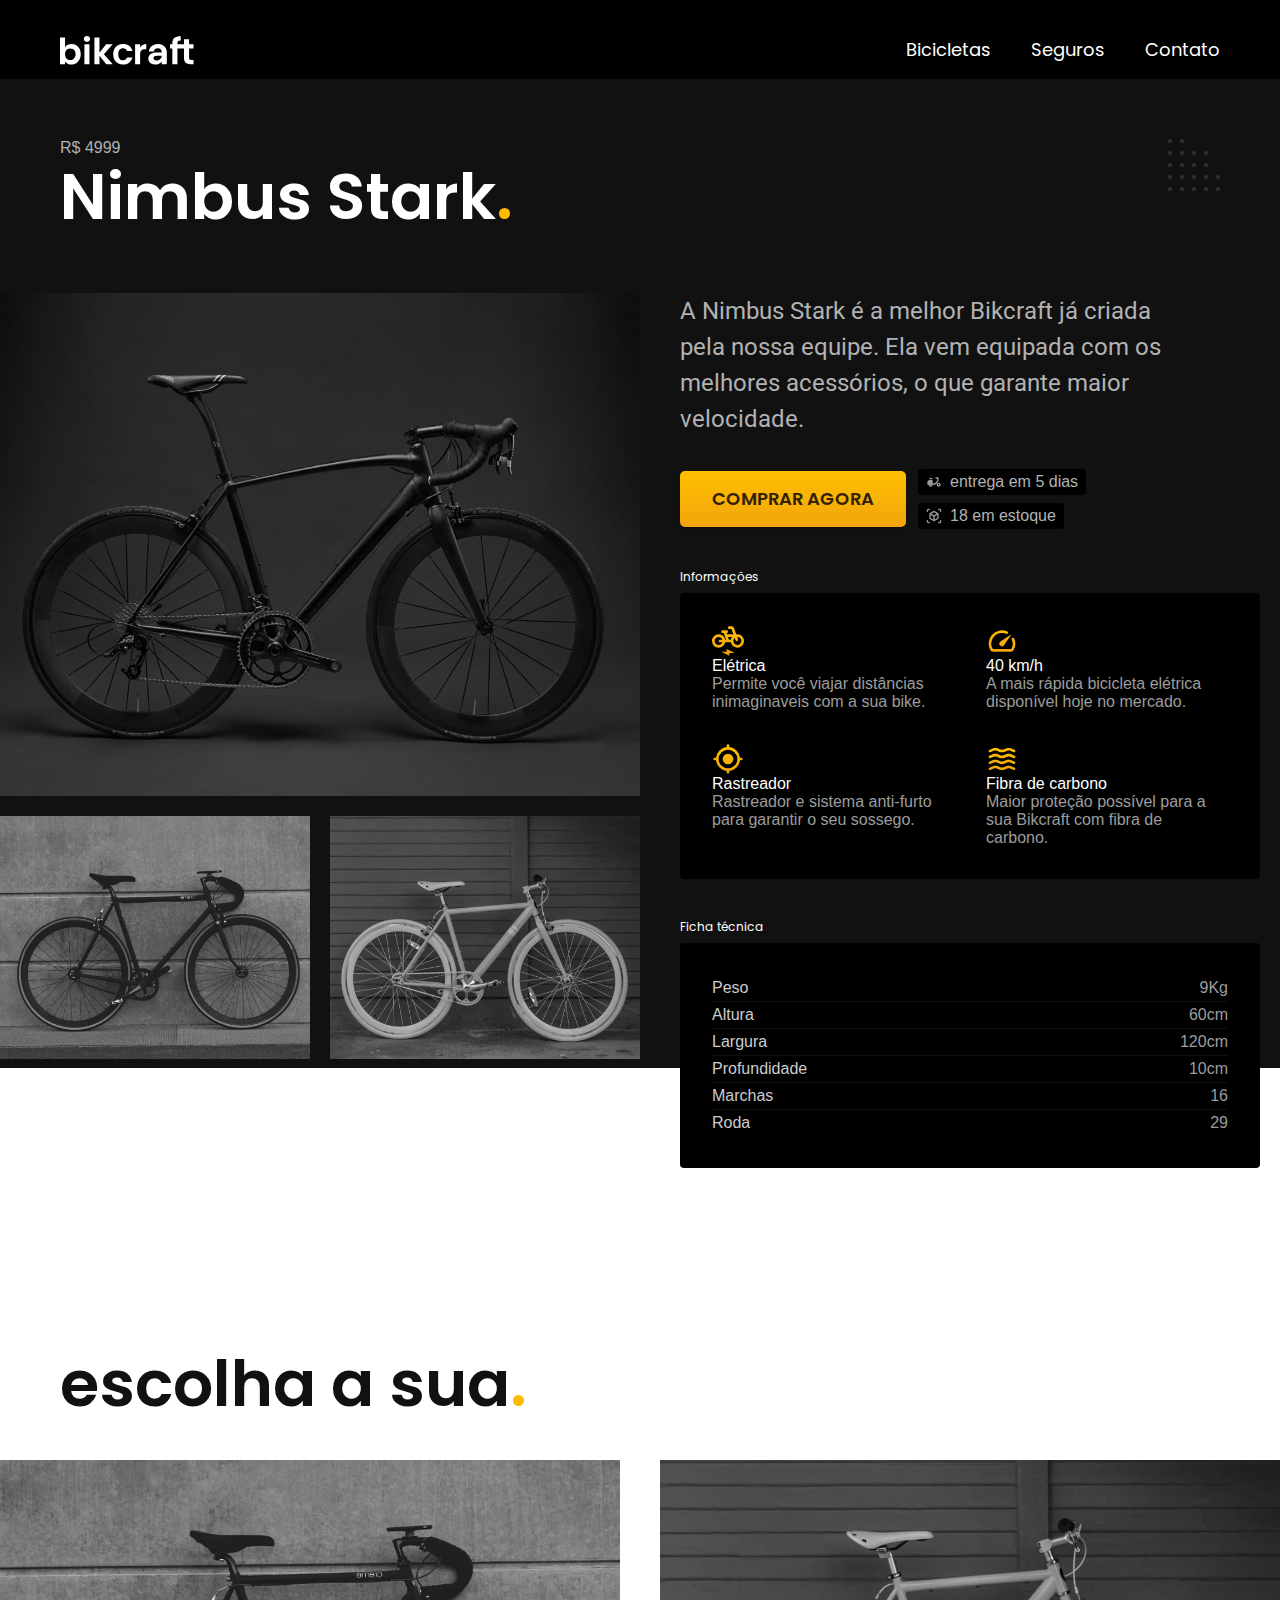
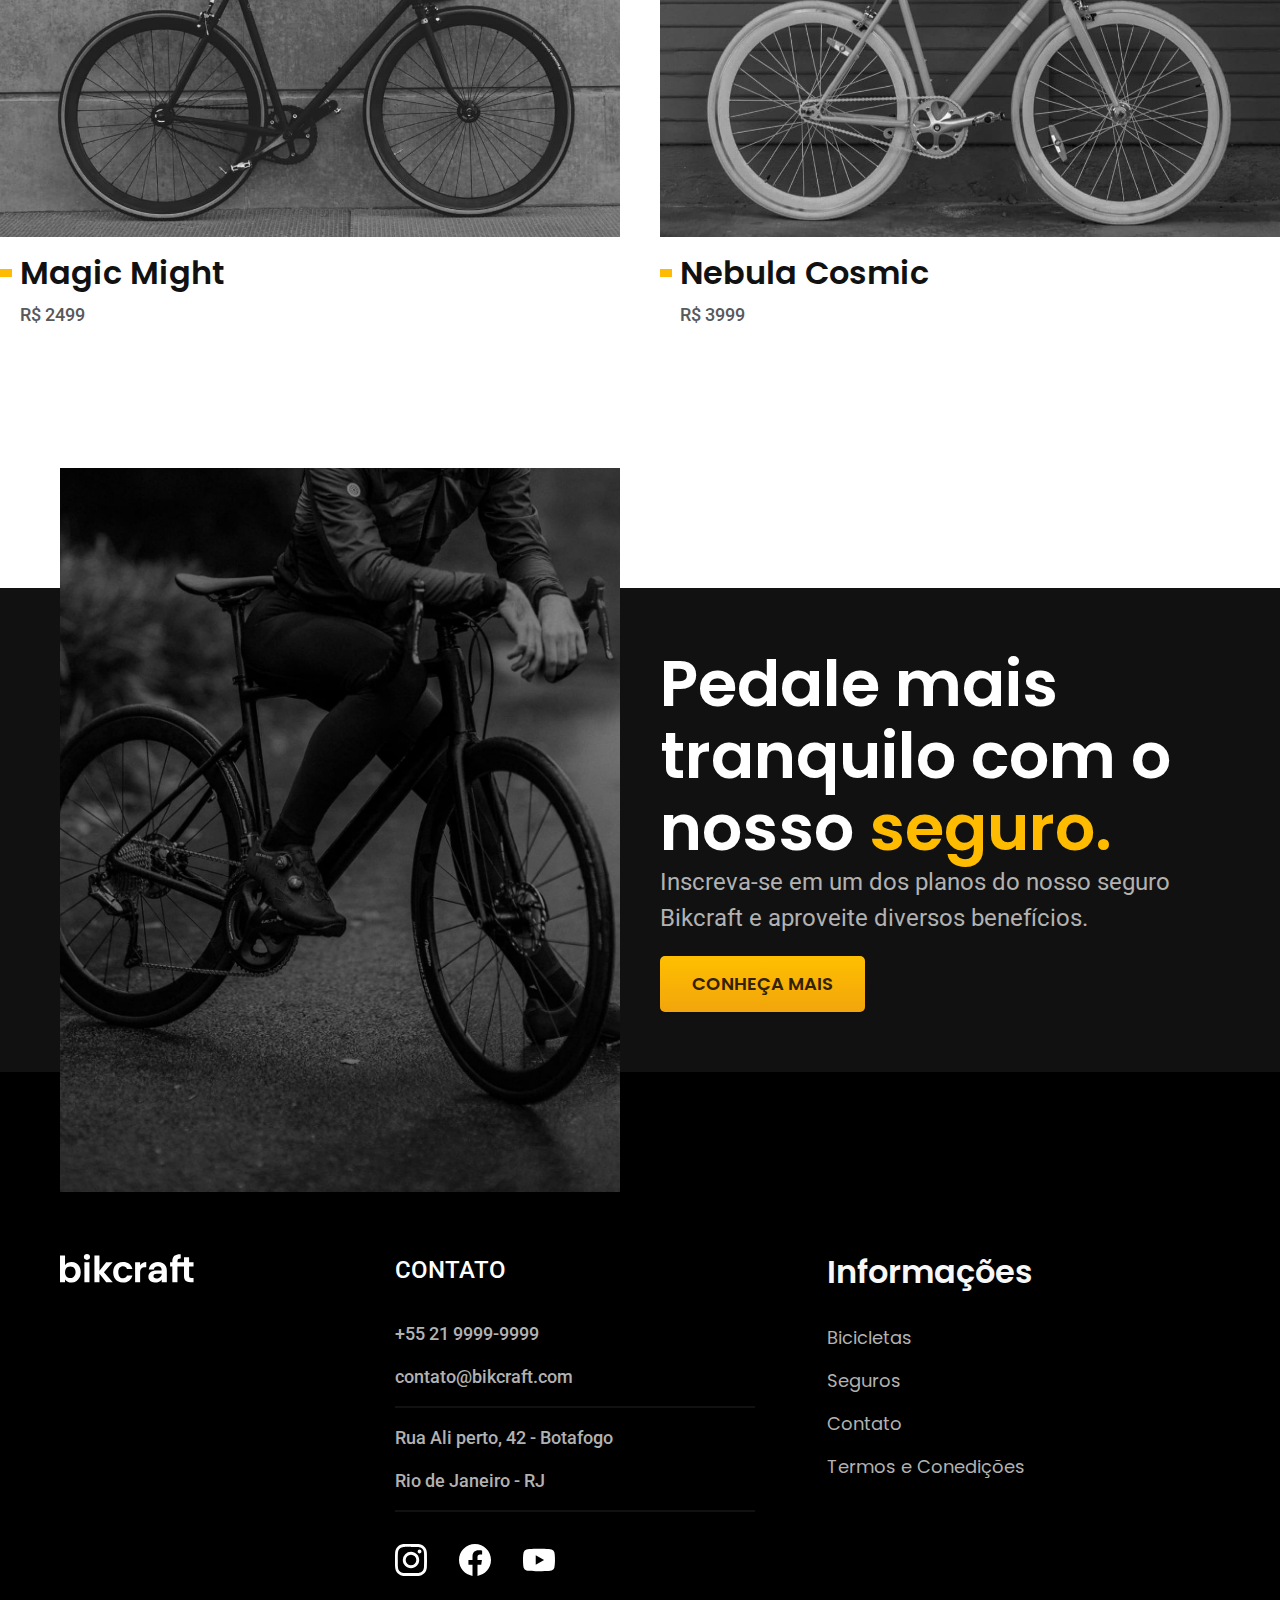
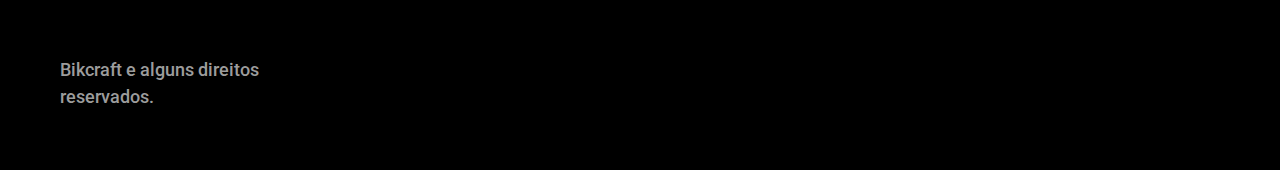
<file: bicicletas/nimbus.html>
<!DOCTYPE html>
<html lang="pt-br">

<head>
  <meta charset="UTF-8">
  <meta http-equiv="X-UA-Compatible" content="IE=edge">
  <meta name="viewport" content="width=device-width, initial-scale=1.0">
  <link rel="shortcut icon" href="../img/bikcraft.ico" width="32" height="32" type="image/x-icon">
  <title>Nimbus Stark | Bikcraft</title>
  <meta name="description" content="Termos e condições">
  <link rel="stylesheet" href="../css/style.min.css">

  <link rel="preconnect" href="https://fonts.googleapis.com">
  <link rel="preconnect" href="https://fonts.gstatic.com" crossorigin>
  <link href="https://fonts.googleapis.com/css2?family=Fira+Sans:wght@400;700&family=Merriweather:ital,wght@1,900&family=Poppins:wght@400;600&family=Roboto:wght@400;500&display=swap" rel="stylesheet">
  <script>document.documentElement.classList.add('js')</script>
</head>

<body id="bicicleta">
  <header class="header-bg">
    <div class="header container">
      <a href="../"><img src="../img/bikcraft.svg" alt="Bikcraft"></a>
      <nav aria-label="primaria">
        <ul class="header-menu  font-1-m cor-0">
          <li><a href="../bicicletas.html">Bicicletas</a></li>
          <li><a href="../seguros.html">Seguros</a></li>
          <li><a href="../contato.html">Contato</a></li>
        </ul>
      </nav>
    </div>
  </header>

  <main class="titulo-bg">
    <div>
      <div class="titulo container">
        <p class="font-2-xl cor-5">R$ 4999</p>
        <h1 class="font-1-xxl cor-0">Nimbus Stark<span class="cor-p1">.</span></h1>
      </div>
    </div>

    <div class="bicicleta">

      <div class="bicicleta-imagens">
        <img src="../img/bicicleta/nimbus1.jpg" alt="bicicleta 1" srcset="">
        <img src="../img/bicicleta/nimbus2.jpg" alt="bicicleta 2" srcset="">
        <img src="../img/bicicleta/nimbus3.jpg" alt="bicicleta 3" srcset="">
      </div>

      <div>
        <div class="bicicleta-conteudo">
          <p class="font-2-l cor-5">A Nimbus Stark é a melhor Bikcraft já criada pela nossa equipe. Ela vem equipada com os melhores acessórios, o que garante maior velocidade.</p>
          <div class="bicicleta-comprar">
            <a class="botao" href="../orcamento.html?tipo=bikcraft&produto=nimbus">Comprar agora</a>
            <span class="cor-5"><img src="../img/icones/entrega.svg" alt=""> entrega em 5 dias</span>
            <span class="cor-5"><img src="../img/icones/estoque.svg" alt=""> 18 em estoque</span>
          </div>
        </div>

        <div class="bicicleta-informacoes container">
          <h2 class="font-1-xs cor-0">Informações</h2>
          <div class="bicicleta-bg">
            <ul class="container">
              <li><img src="../img/icones/eletrica.svg" alt="">
                <p class="cor-0">Elétrica</p>
                <span class="cor-6">Permite você viajar distâncias inimaginaveis com a sua bike.</span>
              </li>
              <li><img src="../img/icones/velocidade.svg" alt="">
                <p class="cor-0">40 km/h</p>
                <span class="cor-6">A mais rápida bicicleta elétrica disponível hoje no mercado.</span>
              </li>
              <li><img src="../img/icones/rastreador.svg" alt="">
                <p class="cor-0">Rastreador</p>
                <span class="cor-6">Rastreador e sistema anti-furto para garantir o seu sossego.</span>
              </li>
              <li><img src="../img/icones/carbono.svg" alt="">
                <p class="cor-0">Fibra de carbono</p>
                <span class="cor-6">Maior proteção possível para a sua Bikcraft com fibra de carbono.</span>
              </li>
            </ul>
          </div>
        </div>

        <div class="ficha-tecnica container">
          <h3 class="font-1-xs cor-0">Ficha técnica</h3>
          <div class="bicicleta-bg">
            <ul>
              <li class="cor-4"> Peso <span class="cor-6">9Kg</span></li>
              <li class="cor-4">Altura <span class="cor-6">60cm</span></li>
              <li class="cor-4">Largura <span class="cor-6">120cm</span></li>
              <li class="cor-4">Profundidade <span class="cor-6">10cm</span></li>
              <li class="cor-4">Marchas <span class="cor-6">16</span></li>
              <li class="cor-4">Roda <span class="cor-6">29</span></li>
            </ul>
          </div>
        </div>
      </div>
  </main>
  <article class="bicicletas-lista">
    <h2 class="font-1-xxl container">escolha a sua<span class="cor-p1">.<span></h2>

    <ul>
      <li>
        <a href="./magic.html">
          <img src="../img/bicicletas/magic.jpg" alt="Bicicleta preta" srcset="">
          <h3 class="font-1-xl">Magic Might</h3>
          <span class="font-2-m cor-8">R$ 2499</span>
        </a>
      </li>

      <li>
        <a href="./nebula.html">
          <img src="../img/bicicletas/nebula.jpg" alt="Bicicleta preta" srcset="">
          <h3 class="font-1-xl">Nebula Cosmic</h3>
          <span class="font-2-m cor-8">R$ 3999</span>
        </a>
      </li>
    </ul>
  </article>

  <article class="seguro-bg">
    <div class="seguro container">
      <div class="seguro-imagem">
        <img src="../img/fotos/seguros.jpg" alt="Pessoa parada em cima de uma bicicleta">
      </div>
      <div class="seguro-conteudo">
        <h2 class="font-1-xxl cor-0"> Pedale mais
          tranquilo com
          o nosso <span class="cor-p1">seguro.</span></h2>
        <p class="font-2-l cor-5">Inscreva-se em um dos planos do nosso seguro Bikcraft e aproveite diversos benefícios.</p>
        <a class="botao" href="../seguros.html">Conheça mais</a>
      </div>
    </div>
  </article>


  <footer class="footer-bg">
    <div class="footer container">
      <img src="../img/bikcraft.svg" alt="Bikcraft">
      <div class="footer-contato">
        <h3 class="font-2-l-b cor-0">Contato</h3>
        <ul class=" font-2-m cor-5">
          <li><a href="tel:+552199999999">+55 21 9999-9999</a></li>
          <li><a href="mailto:contato@bikcraft.com">contato@bikcraft.com</a></li>
          <li>Rua Ali perto, 42 - Botafogo</li>
          <li>Rio de Janeiro - RJ</li>
        </ul>

        <div class="footer-redes">
          <img src="../img/redes/instagram.svg" alt="Instagram">
          <img src="../img/redes/facebook.svg" alt="Facebook">
          <img src="../img/redes/youtube.svg" alt="Youtube">
        </div>
      </div>
      <div class="footer-informacoes">
        <h3 class=" font-1-xl cor-1">Informações</h3>
        <nav>
          <ul class="font-1-m cor-5">
            <li><a href="../bicicletas.html">Bicicletas</a></li>
            <li><a href="../seguros.html">Seguros</a></li>
            <li><a href="../contato.html">Contato</a></li>
            <li><a href="../termos.html">Termos e Conedições</a></li>
          </ul>
        </nav>

      </div>
      <p class="footer-copy font-2-m cor-6">Bikcraft e alguns direitos reservados.</p>
    </div>
  </footer>
  <script src="../js/script.js"></script>
</body>

</html>
</file>
<file: css/style.min.css>
body{margin:0;font-family:Arial,Helvetica,sans-serif;color:#111}blockquote dd,h1,h2,h3,h4,hr,p,ul{margin:0}ul{margin:0;padding:0;list-style:none}a{text-decoration:none;color:inherit}img{max-width:100%;height:auto;display:block}img [src$=".jpg"]{border-radius:4px}.font-1-xs{font:400 0.75rem/1.35 poppins,sans-serif}.font-2-xs{font:400 0.875rem/1.25 Roboto,sans-serif}.font-2-s{font:400 1rem/1.5 Roboto,sans-serif}.font-1-s{font:400 1rem/1.5 Poppins,sans-serif}.font-2-m{font:500 1.125rem/1.5 Roboto,sans-serif}.font-1-m-b{font:600 1.125rem/1.5 Poppins,sans-serif}.font-1-m{font:400 1.125rem/1.5 Poppins,sans-serif}.font-2-l-b{font:500 1.5rem/1.5 Roboto,sans-serif;text-transform:uppercase}.font-2-l{font:400 1.5rem/1.5 Roboto,sans-serif}.font-1-l{font:400 1.5rem/1.5 Poppins,sans-serif}.font-1-xl{font:600 2rem/1.25 Poppins,sans-serif}.font-1-xxl{font:600 4rem/1.125 Poppins,sans-serif}@media (max-width:1200px){.font-1-xxl{font-size:3rem}.font-2-l,.font-2-l-b{font-size:1.25rem}}@media (max-width: 800px){.font-1-xxl{font-size:2rem}.font-1-xl,.font-2-xl{font-size:1.5rem}}:root{--cor-12:#000000;--cor-11:#111111;--cor-10:#2e2e2e;--cor-9:#404040;--cor-8:#595959;--cor-7:#717171;--cor-6:#9c9c9c;--cor-5:#b2b2b2;--cor-4:#cccccc;--cor-3:#dedede;--cor-2:#ededed;--cor-1:#f7f7f7;--cor-0:#ffffff;--cor-p5:#332200;--cor-p4:#664400;--cor-p3:#a66f00;--cor-p2:#e4a30b;--cor-p1:#ffbb00}.cor-0{color:var(--cor-0)}.cor-1{color:var(--cor-1)}.cor-2{color:var(--cor-2)}.cor-3{color:var(--cor-3)}.cor-4{color:var(--cor-4)}.cor-5{color:var(--cor-5)}.cor-6{color:var(--cor-6)}.cor-7{color:var(--cor-7)}.cor-8{color:var(--cor-8)}.cor-9{color:var(--cor-9)}.cor-10{color:var(--cor-10)}.cor-11{color:var(--cor-11)}.cor-12{color:var(--cor-12)}.cor-p1{color:var(--cor-p1)}.cor-p2{color:var(--cor-p2)}.cor-p3{color:var(--cor-p3)}.cor-p4{color:var(--cor-p4)}.cor-p5{color:var(--cor-p5)}.js .fadeInDown{transform:translate3d(0,-20px,0)}.js .fadeInUp{transform:translate3d(0,20px,0)}.js .fadeInRight{transform:translate3d(20px,0,0)}.js .fadeInLeft{transform:translate3d(-20px,0,0)}.js [data-anime]{opacity:0}.js .anime{opacity:1;transform:none;transition:transform .8s,opacity .8s}.header-bg{background-color:var(--cor-12)}.header{display:flex;flex-wrap:wrap;gap:20px;justify-content:space-between;align-items:center;padding-top:20px;padding-botton:20px}.header-menu{display:flex;flex-wrap:wrap;gap:40px}.header-menu a{padding:16px 0;display:inline-block;position:relative}.header-menu a::after{content:"";display:block;height:2px;width:0%;background:#fff;margin-top:4px;transition:.3s;position:absolute}.header-menu a.ativo::after,.header-menu a:hover::after{width:100%}@media (max-width:800px){.header-menu{gap:20px}.header-menu a{background:var(--cor-11);padding:12px 16px;border-radius:4px}.header-menu a::after{display:none}.header-menu a:hover{background:var(--c10)}}@media (max-width:600px){.header-menu{gap:12px}.header-menu a{padding:8px 12px;font-size:14px}}.footer-bg{background-color:var(--cor-12)}.footer{display:grid;grid-template-columns:3fr 4fr 4fr;gap:40px;padding-top:60px;padding-bottom:60px}.footer h3{margin-bottom:32px}.footer-contato ul{margin-bottom:32px}.footer li{margin-bottom:16px}.footer-contato li:nth-child(even)::after{content:"";display:block;max-width:360px;height:2px;background:var(--cor-11);margin-top:16px}.footer-redes{display:flex;gap:32px}.footer a:hover{color:var(--cor-0)}.footer-copy{grid-auto-columns:1/-1;margin-top:40px}@media (max-width:800px){.footer>img{display:none}.footer{grid-template-columns:1fr 1fr}}@media (max-width:600px){.footer{grid-template-columns:1fr;gap:60px}.footer-copy{margin-top:0}}.container{box-sizing:border-box;max-width:1200px;padding-left:20px;padding-right:20px;margin-left:auto;margin-right:auto}.botao{display:inline-block;padding:16px 32px;background:linear-gradient(#ffbf00,#f2a50c);border-radius:5px;box-shadow:0 1px 2px rgba(0,0,0,.1);text-transform:uppercase;color:var(--cor-p5);font:600 1.125rem/1.35 Poppins,sans-serif;max-width:max-content;border:none;cursor:pointer}.botao.secundario{background:var(--cor-10);color:var(--cor-2)}.botao.secundario:hover{background:var(--cor-9)}.botao.seta{display:flex;align-items:center}.botao.seta::after{content:"";display:inline-block;width:18px;height:10px;margin-left:12px;background:url("../img/icones/seta.svg");transition:transform .2s}.botao.seta:hover::after{transform:translateX(4px)}.link{display:inline-block;color:var(--cor-p1);font:500 1.5rem/1.5 Poppins,sans-serif;text-transform:uppercase}.link::after{content:"";display:block;width:100%;height:4px;background-color:currentColor}.botao:hover{background:linear-gradient(#ffb60d,#e59317)}@media (max-width:600px){.botao{padding:12px 16px;font-size:16px}}.titulo-bg{padding-top:60px;padding-bottom:60px;background-color:var(--cor-11)}.titulo{background:url('../img/dec/top-right.svg') no-repeat top right 20px}.titulo p{margin-bottom:4px}@media (max-width:800px){.titulo-bg{padding-top:40px;padding-bottom:40px}.titulo p{font-size:1rem;text-transform:lowercase;font-weight:400}}.form{display:grid;grid-template-columns:1fr 1fr;gap:20px}.form label{display:block;font:400 1rem/1.5 Poppins,sans-serif;margin-bottom:4px}.form .col-2{grid-column:span 2}.form input[type=email],.form input[type=text],.form textarea{font:400 1rem/1.5 Roboto,sans-serif;background:var(--cor-1);border:1px solid var(--cor-2);padding:12px;border-radius:4px;width:100%;box-sizing:border-box}.form input[type=email]:focus,.form input[type=text]:focus,.form textarea:focus{outline:0;border-color:var(--cor-p1);background:var(--cor-0);box-shadow:0 0 0 2px #fea}@media (max-width:600px){.form{grid-template-columns:1fr}.form .col-2{grid-column:1}}.introducao{color:#fff;display:grid;grid-template-columns:1fr 1fr;gap:0 40px}.introducao h1{margin-bottom:32px;color:var(cor-0)}.introducao span{color:var(--cor-p1)}.introducao p{margin-bottom:20px;color:var(--cor-5)}.introducao-conteudo{align-self:end;padding-bottom:200px}.introducao img{width:100%;height:100%;object-fit:cover;border-radius:4px}.introducao-bg{background:var(--cor-12) url('../img/dec/bottom-left.svg') no-repeat bottom 160px left 20px;box-shadow:inset 0 -120px #fff}@media (max-width:1200px){.introducao h1{font-size:48px}.introducao p{font-size:18px}}@media (max-width:800px){.introducao-bg{background:#111;padding-top:40px;box-shadow:inset 0 -60px #fff}.introducao{grid-template-columns:1fr;gap:32px}.introducao-conteudo{padding-bottom:0}.introducao h1{margin-bottom:16px}.introducao img{height:300px;width:100%}}.bicicletas-lista{padding-top:60px;padding-bottom:120px}.bicicletas-lista h2{margin-bottom:40px}.bicicletas-lista ul{display:flex;gap:40px;padding:0 20px 20px;max-width:1400px;margin-left:auto;margin-right:auto;overflow-x:auto}#bicicleta .bicicletas-lista ul{padding:0 0 20px 0}.bicicletas-lista ul li{flex:1;min-width:280px}.bicicletas-lista a{display:block}.bicicletas-lista img{margin-bottom:16px}.bicicletas-lista h3{margin-bottom:8px;display:flex;align-items:center}.bicicletas-lista h3::before{content:"";display:inline-block;margin-right:8px;height:8px;width:12px;background-color:var(--cor-p1);transition:width .2s}.bicicletas-lista a:hover h3::before{width:24px}.bicicletas-lista li span{padding-left:20px}@media(max-width: 800px){.bicicletas-lista{padding-bottom:60px}.bicicletas-lista ul{gap:20px}}.bicicletas-bg{background:linear-gradient(to right,var(--cor-0) 30%,var(--cor-11) 0)}.bicicletas{padding-top:60px;padding-bottom:60px;display:grid;grid-template-columns:1fr 1fr;gap:40px;background:url('../img/dec/top-right.svg') no-repeat top 40px right 20px}.bicicletas-imagem{display:grid}.bicicletas-imagem img{grid-area:1/1}.bicicletas-imagem span{grid-area:1/1;place-self:start end;margin-top:20px;background:var(--cor-12);display:inline-block;padding:8px 10px 8px 8px;border-radius:4px 0 0 4px}.bicicletas-conteudo{display:grid;grid-template-columns:1fr auto;align-content:start;padding-left:40px}.bicicletas h2,.bicicletas p{grid-column:1/-1}.bicicletas h2{margin-bottom:20px}.bicicletas h2::before{content:"";display:block;width:12px;height:8px;background-color:var(--cor-p1);margin-bottom:8px}.bicicletas p{margin-bottom:32px}.bicicletas-conteudo a{place-self:end}.bicicletas ul{display:grid;gap:16px}.bicicletas li{display:flex;gap:8px}.bicicletas-conteudo img{height:24px;width:24px}@media (max-width:800px){.bicicletas{grid-template-columns:1fr;gap:20px;padding-top:40px;padding-bottom:40px}.bicicletas-bg{background:var(--cor-11)}}@media (max-width:600px){.bicicletas-conteudo{grid-template-columns:1fr}.bicicletas ul{font-size:1rem;grid-template-columns:1fr 1fr;margin-bottom:32px}.bicicletas a{place-self:start}}.bicicleta{display:grid;grid-template-columns:1fr 1fr;align-items:start;padding-top:60px;padding-bottom:60px}#bicicleta .titulo p{text-transform:uppercase}.bicicleta-imagens{display:flex;flex-wrap:wrap;gap:20px}.bicicleta-imagens img{flex:1;min-width:200px}.bicicleta-imagens img:first-child{min-width:100%}.bicicleta-conteudo{padding-left:40px;padding-bottom:40px}.bicicleta-conteudo p{grid-column:1/-1;padding-bottom:32px;max-width:40ch}.bicicleta-comprar{display:grid;grid-template-columns:max-content auto;align-items:center;justify-items:start;gap:8px 12px}.bicicleta-comprar a{grid-row:span 2}.bicicleta-comprar span{display:flex;align-items:center;background-color:var(--cor-12);padding:4px 8px;border-radius:4px;gap:8px}.bicicleta-bg{background-color:var(--cor-12);border-radius:4px}.bicicleta-informacoes{padding-left:40px;padding-bottom:40px}.bicicleta-informacoes>h2{display:block;margin-bottom:8px}.bicicleta-informacoes ul{display:grid;grid-template-columns:1fr 1fr;padding:32px 32px;gap:32px}.ficha-tecnica{padding-left:40px}.ficha-tecnica>h3{display:block;margin-bottom:8px}.ficha-tecnica>span{display:block;padding-bottom:12px;color:red}.ficha-tecnica ul{padding:32px 32px}.ficha-tecnica li{padding:4px 0;display:flex;justify-content:space-between;border-bottom:1px solid var(--cor-11)}.ficha-tecnica li:last-child{border:none}@media (max-width:800px){.bicicleta{grid-template-columns:1fr;padding-top:40px;padding-bottom:40px}.bicicleta-imagens{grid-row:2}}@media (max-width:400px){.bicicleta-informacoes ul{grid-template-columns:1fr}.bicicleta-comprar{grid-template-columns:1fr}}.seguro-bg{background-color:var(--cor-11);box-shadow:inset 0 120px var(--cor-0),inset 0 -120px var(--cor-12)}.seguro{display:grid;grid-template-columns:1fr 1fr;gap:40px}.seguro-imagem img{width:100%;height:100%;object-fit:cover}.seguro-conteudo{padding-top:180px;padding-bottom:180px}.seguro-h2{margin-bottom:32px}.seguro p{margin-bottom:20px}@media(max-width:800px){.seguro{grid-template-columns:1fr}.seguro-conteudo{grid-row:1;padding-top:40px;padding-bottom:0}.seguro-bg{box-shadow:inset 0 -60px var(--cor-12)}}.tecnologia-bg{background-color:var(--cor-11);box-shadow:inset 0 80px var(--cor-0),inset 0 -80px var(--cor-0)}.tecnologia{display:grid;grid-template-columns:1fr 1fr}.tecnologia-imagem img{width:100%;height:100%;object-fit:cover;object-position:left}.tecnologia-conteudo{padding-top:160px;padding-bottom:160px}.tecnologia-conteudo>span{display:block;margin-bottom:20px}.tecnologia-conteudo h2{margin-bottom:32px}.tecnologia-conteudo>p{margin-bottom:20px}.tecnologia a{display:inline-block;margin-bottom:80px}.tecnologia-vantagens{display:flex;gap:40px}.tecnologia-vantagens h3{margin-bottom:8px;width:max-content}.tecnologia-vantagens img{width:24px;margin-bottom:8px}@media(max-width:800px){.tecnologia-bg{box-shadow:initial}.tecnologia{grid-template-columns:1fr}.tecnologia-conteudo{padding-top:60px;padding-bottom:60px}.tecnologia-imagem{display:none}}@media(max-width:600px){.tecnologia-vantagens{flex-direction:column}}.parceiros{padding-top:60px;padding-bottom:120px}.parceiros h2{margin-bottom:60px}.parceiros ul{padding:0 20px;max-width:1400px;margin:0 auto;display:grid;grid-template-columns:repeat(4,1fr)}.parceiros li{display:flex;padding:32px;border-left:2px solid var(--cor-2)}.parceiros li:first-child,.parceiros li:nth-child(5){border-left:none}.parceiros li:nth-child(n+5){border-top:2px solid var(--cor-2)}.parceiros img{margin:auto}@media(max-width:800px){.parceiros{padding-bottom:60px}.parceiros h2{margin-bottom:20px}.parceiros ul{grid-template-columns:repeat(2,1fr)}.parceiros li{display:flex;padding:20px}.parceiros li:nth-child(n+3){border-top:2px solid var(--cor-2)}.parceiros li:nth-child(odd){border-left:none}}.depoimento{display:grid;grid-template-columns:1fr 1fr;background-color:var(--cor-p1);overflow:hidden}.depoimento img{width:100%;height:100%;object-fit:cover;border-radius:0}.depoimento-conteudo{background:url("../img/dec/bottom-right-p.svg") no-repeat bottom 40px right 40px;padding:40px 40px 80px;align-self:end}.depoimento-conteudo p{max-width:32ch;font-family:Merriweather,serif;font-style:italic;font-weight:900;margin-bottom:32px;position:relative}.depoimento-conteudo p::after,.depoimento-conteudo p::before{position:absolute;color:var(--cor-p2);font-size:5rem}.depoimento-conteudo p::before{content:"“";left:-50px;top:-20px}.depoimento-conteudo p::after{content:"”"}.depoimento-conteudo span{padding-left:40px}@media (min-width:1200px){.depoimento img{max-height:520px}}@media (max-width:800px){.depoimento{grid-template-columns:1fr;text-align:center}.depoimento-conteudo{padding:40px 20px;justify-self:center}}.seguros-bg{background-color:var(--cor-11)}.seguros{padding-top:60px;padding-bottom:60px;display:grid;grid-template-columns:repeat(2,1fr);gap:40px;align-items:center}.seguros h2{grid-column:1/-1}.seguros-item{background-color:var(--cor-12);padding:32px 32px 32px 60px;display:grid;grid-template-columns:1fr auto}.seguros-item h3{margin-bottom:40px}.seguros-item span{grid-column:2;display:block;text-align:right}.seguros-item ul{grid-column:1/-1;margin-bottom:32px}.seguros-item li+li{margin-top:20px}.seguros-item li::before{content:"";display:inline-block;width:13px;height:9px;background-image:url(../img/icones/lista.svg);position:absolute;left:-21px}.seguros-item li{display:flex;align-items:center;position:relative}.seguros-item a{grid-column:1/-1}@media(max-width:800px){.seguros{grid-template-columns:1fr}}.contato{display:grid;grid-template-columns:5fr 7fr}main{background-color:var(--cor-11);box-shadow:inset 0 -220px #fff}.contato-dados,.contato-formulario{padding:60px;box-shadow:0,1px,2px rgba(0,0,0,.1)}.contato-dados{background:var(--cor-12) url("../img/dec/bottom-left.svg") no-repeat bottom 20px left 20px;border-radius:5px 0 0 5px;width:460px}.contato-dados h2{margin-bottom:60px}.contato-endereco{display:grid;grid-template-columns:1fr;margin-bottom:32px}.contato-endereco p:first-child::before{content:url(../img/icones/local.svg);width:20px;height:20px;padding-right:8px}.contato-endereco p{margin-bottom:8px}.contato-endereco p:nth-child(n+2){margin-left:28px}.contato-emails{display:grid;margin-bottom:32px}.contato-emails a{margin-bottom:8px}.contato-emails a:nth-child(1)::before{content:url(../img/icones/email.svg);width:20px;height:20px;padding-right:8px}.contato-emails a:nth-child(2){padding-bottom:32px;padding-left:30px}.contato-emails a:nth-child(3)::before{content:url(../img/icones/telefone.svg);width:20px;height:20px;padding-right:8px}.contato-redes{display:flex;gap:32px;align-items:center;margin-left:20px}.contato-formulario{border-radius:0 0 5px 5px;width:700px;padding:60px 60px;background:var(--cor-0) url("../img/dec/bottom-right.svg") no-repeat bottom 20px right 20px}.form{display:grid;grid-template-columns:1fr 1fr;gap:20px}.form label{display:block;font:600 1rem/1.5 Poppins,sans-serif;margin-bottom:4px}.form input[type=email],.form input[type=text],.form textarea{font:400 1rem/1.5 Roboto,sans-serif;background:var(--cor-1);border:1px solid var(--cor-2);padding:12px;border-radius:4px;width:100%;box-sizing:border-box}.form input[type=email]:focus,.form input[type=text]:focus,.form textarea:focus{outline:0;border-color:var(--cor-p1);background:var(--cor-0);box-shadow:0 0 0 2px #fea}.form div:nth-child(n+3){grid-column:1/-1;max-width:100%}.form input,.form textarea{border-radius:4px;border:1px solid var(--cor-1);height:48px}.form input::placeholder,.form textarea::placeholder{font:400 1rem/1.5 Roboto,sans-serif;padding-left:12px}.form textarea::placeholder{padding-top:20px}.form textarea{height:160px}@media (max-width:600px){.main{box-shadow:none}.contato{grid-template-columns:1fr;justify-content:center}.contato-dados{background:var(--cor-12)}.contato-dados h2{margin-bottom:32px}.contato-formulario{width:80%;padding-top:32px;padding-bottom:32px}.form{grid-template-columns:1fr}}.lojas{background-color:#fff;display:grid;grid-template-columns:1fr 1fr;gap:40px;margin-top:60px}.lojas h2{display:block;grid-column:1/-1}.lojas-item{display:grid;grid-template-columns:1fr 1fr;gap:40px;border:1px solid var(--cor-1);margin-bottom:60px}.lojas-item img,h3{grid-column:1/-1}.lojas-item h3{margin-left:60px;position:relative}.lojas-item h3::before{content:"";display:block;width:12px;height:8px;background-color:var(--cor-p1);margin-bottom:8px;position:absolute;left:-20px;top:16px}.lojas-dados p{font:400 1rem/1.5 Roboto,sans-serif;color:var(--cor-8);margin-left:60px;padding-left:16px;border-left:1px solid var(--cor-2)}.lojas-dados a{font:400 rem/1.5 Roboto,sans-serif;margin-right:150px;padding-left:16px;margin-bottom:8px;border-left:1px solid var(--cor-2)}.lojas-item span{font-family:Poppins,sans-serif;font-size:.875rem;font-weight:600;margin-left:32px;margin-bottom:60px;display:flex;align-items:center}.lojas-item span::before{content:url(/img/icones/horario.svg);height:20px;width:20px;padding:8px}@media (max-width:1100px){.lojas-item{grid-template-columns:1fr}.lojas-dados{display:grid;grid-template-columns:1fr}.lojas-dados a{margin-left:60px}}main{background:#fff}.termos{padding-top:120px;padding-bottom:120px}.termos h2{padding-top:20px;padding-bottom:20px}.termos p{padding-bottom:10px;text-align:left;max-width:75ch}@media (max-width:800px){.termos{padding-top:40px;padding-bottom:40px}.termos h2{font-size:1.5rem}.termos p{font-size:1rem}}.seguros-vantagens-bg{background-color:var(--cor-12)}.seguros-vantagens.container{padding-top:120px}.seguros-vantagens ul{display:grid;grid-template-columns:repeat(3,1fr);margin-top:90px;padding-bottom:90px;gap:40px}.seguros-perguntas-bg{background:var(--cor-0)}.perguntas{padding-top:120px;padding-bottom:120px}.perguntas h2{margin-bottom:60px}.perguntas dl>div{padding:20px;border-radius:4px}.perguntas dl>div:nth-child(odd){background:var(--cor-1)}.perguntas button{display:grid;grid-template-columns:auto 1fr auto;align-items:center;gap:8px;cursor:pointer;border:none;background:0 0;width:100%;text-align:left}.perguntas button::before{content:"";display:inline-block;width:12px;height:8px;background-color:var(--cor-p1)}.perguntas button::after{content:"";display:inline-block;width:14px;height:6px;background:url(../img/icones/seta-abrir.svg);transition:.3s}.perguntas button:hover::after,.perguntas button[aria-expanded=true]::after{transform:rotate(180deg)}.js .perguntas dd{display:none}.js .perguntas dd.ativa{display:block}.perguntas dd{padding-left:20px;padding-top:16px;max-width:80ch}@media (max-width:800px){.perguntas{padding-top:60px;padding-bottom:60px}.perguntas h2{margin-bottom:40px}}#orcamento{background:linear-gradient(var(--cor-11) 600px,var(--cor-1) 0)}.orcamento{display:grid;grid-template-columns:5fr 7fr;padding-bottom:120px}.orcamento h2{text-transform:uppercase;position:relative;display:flex;align-items:center}.orcamento h2::before{content:"";display:inline-block;width:4px;height:8px;background-color:var(--cor-p1);position:absolute;left:-12px}.orcamento-dados,.orcamento-produto{padding:60px;box-shadow:0 1px 2px rgba(0,0,0,.1)}.orcamento-produto{border-radius:5px 0 0 5px;background:var(--cor-12) url("../img/dec/bottom-left.svg") no-repeat bottom 20px left 20px;display:grid;grid-template-columns:1fr 1fr;gap:20px;align-content:start}.orcamento-produto>*{grid-column:1/-1}.orcamento-produto>label{grid-column:initial}.orcamento-produto label{font:400 1rem/1.5 Poppins,sans-serif;color:var(--cor-4);background-color:var(--cor-10);padding:12px 16px;border-radius:4px;cursor:pointer;display:grid;grid-template-columns:auto 1fr auto;align-items:center;border:1px solid var(--cor-10)}.orcamento-produto input:checked+label{background:var(--cor-0);color:var(--cor-11)}.orcamento-produto label::before{content:"";display:inline-block;box-sizing:border-box;width:12px;height:12px;border:1px solid var(--cor-6);border-radius:50%;margin-right:8px}.orcamento-produto input:checked+label::before{border-color:var(--cor-7);box-shadow:inset 0 0 0 3px var(--cor-0),inset 0 0 0 6px var(--cor-7)}.orcamento-produto label:hover{background-color:var(--cor-9);border-color:var(--cor-9)}.orcamento-produto input:focus+label{box-shadow:0 0 0 2px var(--cor-p1);border-color:var(--cor-12)}.orcamento-produto label span{display:none}.orcamento-produto input:checked+label span{display:inline-block}.orcamento-produto input{opacity:0;position:absolute;pointer-events:none}.orcamento-dados{border-radius:0 5px 5px 0;background:var(--cor-0) url("../img/dec/bottom-right.svg") no-repeat bottom 20px right 20px}.orcamento-dados div:nth-child(3){grid-column:2}.orcamento-dados div:nth-child(7){grid-column:1}.orcamento-dados div:nth-child(8){grid-column:2}.orcamento-dados div:nth-child(9){grid-column:1}.orcamento-dados div:nth-child(10){grid-column:2}.orcamento-dados div:nth-child(11){grid-column:1}.orcamento-dados div:nth-child(12){grid-column:2}.orcamento-conteudo{display:none}.orcamento-conteudo h2,.orcamento-dados h2:nth-of-type(n+2){margin-top:20px}#bikcraft:checked~#orcamento-bikcraft,#seguro:checked~#orcamento-seguro{display:grid;gap:20px}.orcamento-detalhes{display:none;background:var(--cor-0);padding:20px;grid-template-columns:1fr 1fr;border-radius:4px;align-items:center}.orcamento-detalhes li{display:flex;align-items:center;margin-bottom:8px}.orcamento-detalhes li img{width:16px;margin-right:8px}.orcamento-produto input:checked+label+.orcamento-detalhes{display:grid}@media (max-width:1200px){.orcamento-dados,.orcamento-produto{padding:32px}}@media (max-width:800px){.orcamento{grid-template-columns:1fr}.orcamento-produto{border-radius:5px 5px 0 0;background:var(--cor-12)}.orcamento-dados{border-radius:0 0 5px 5px}}@media (max-width:400px){.orcamento-produto{grid-template-columns:1fr}}
</file>
